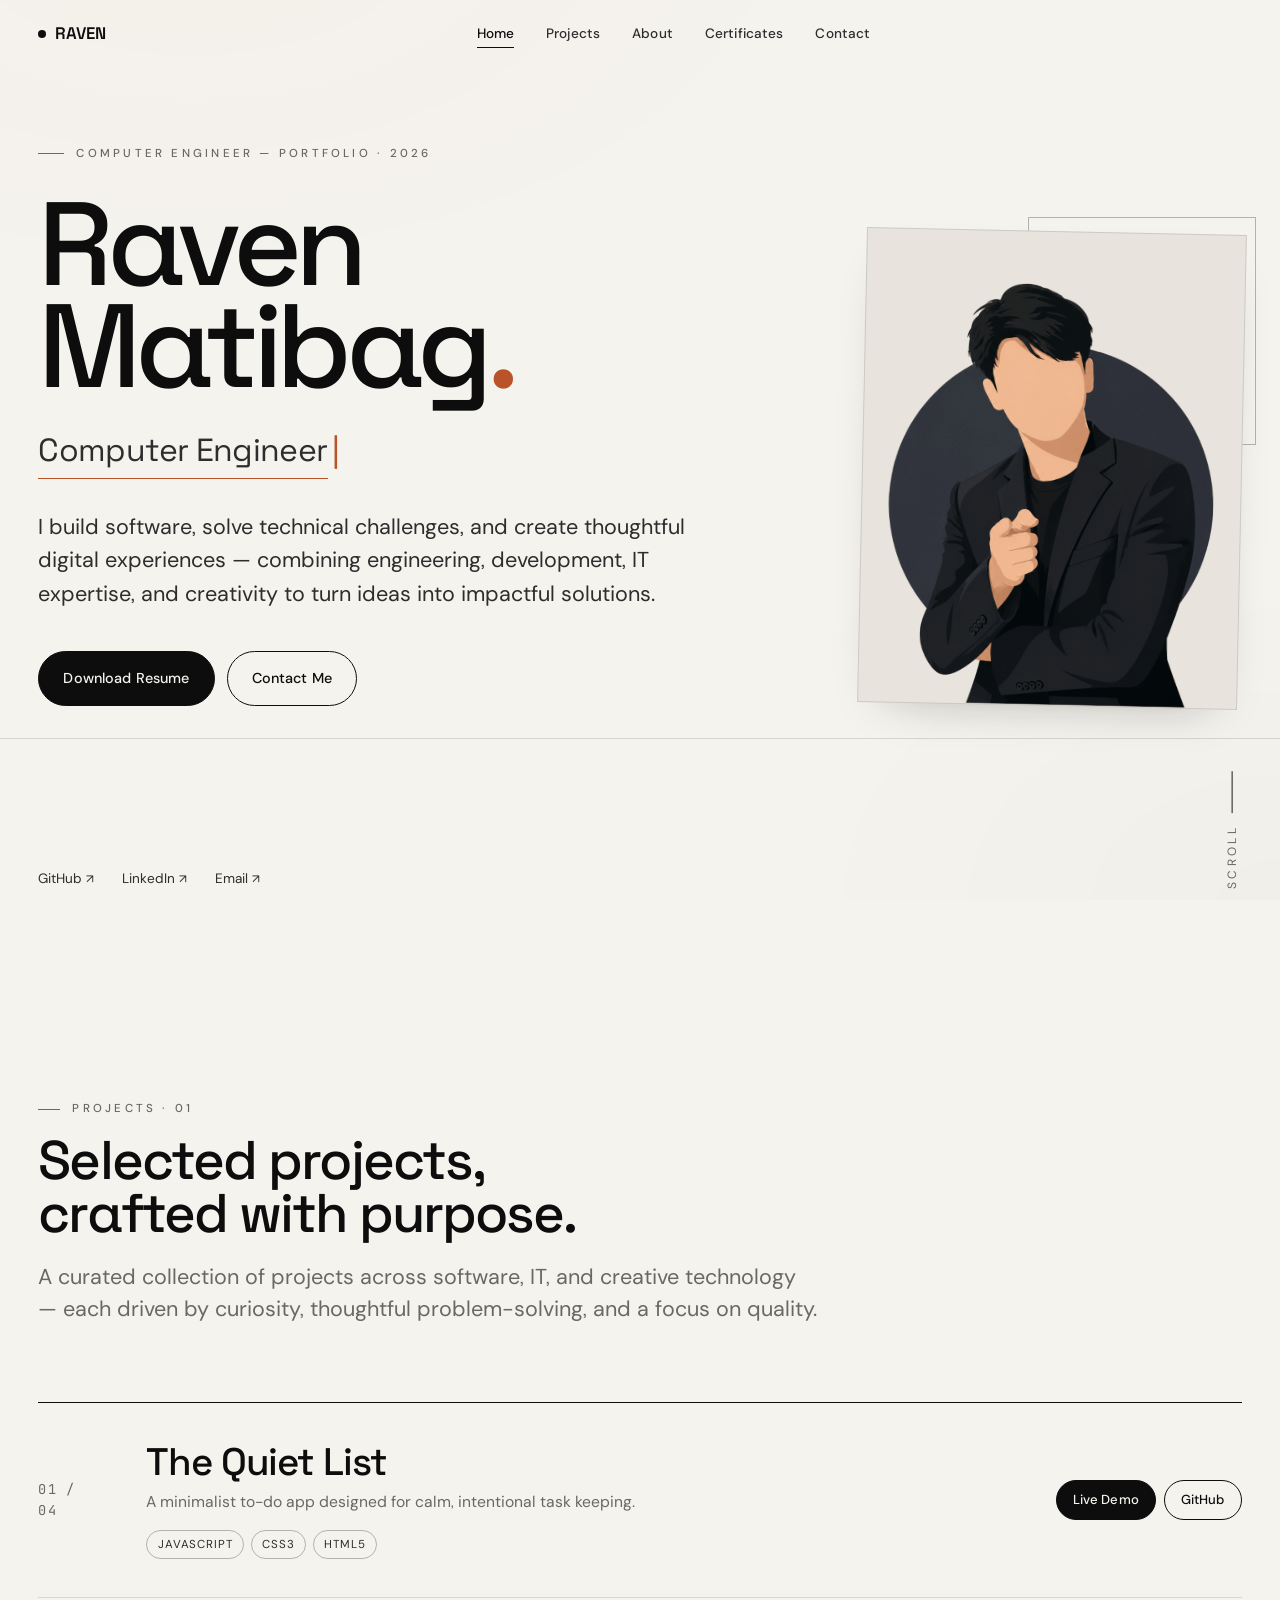
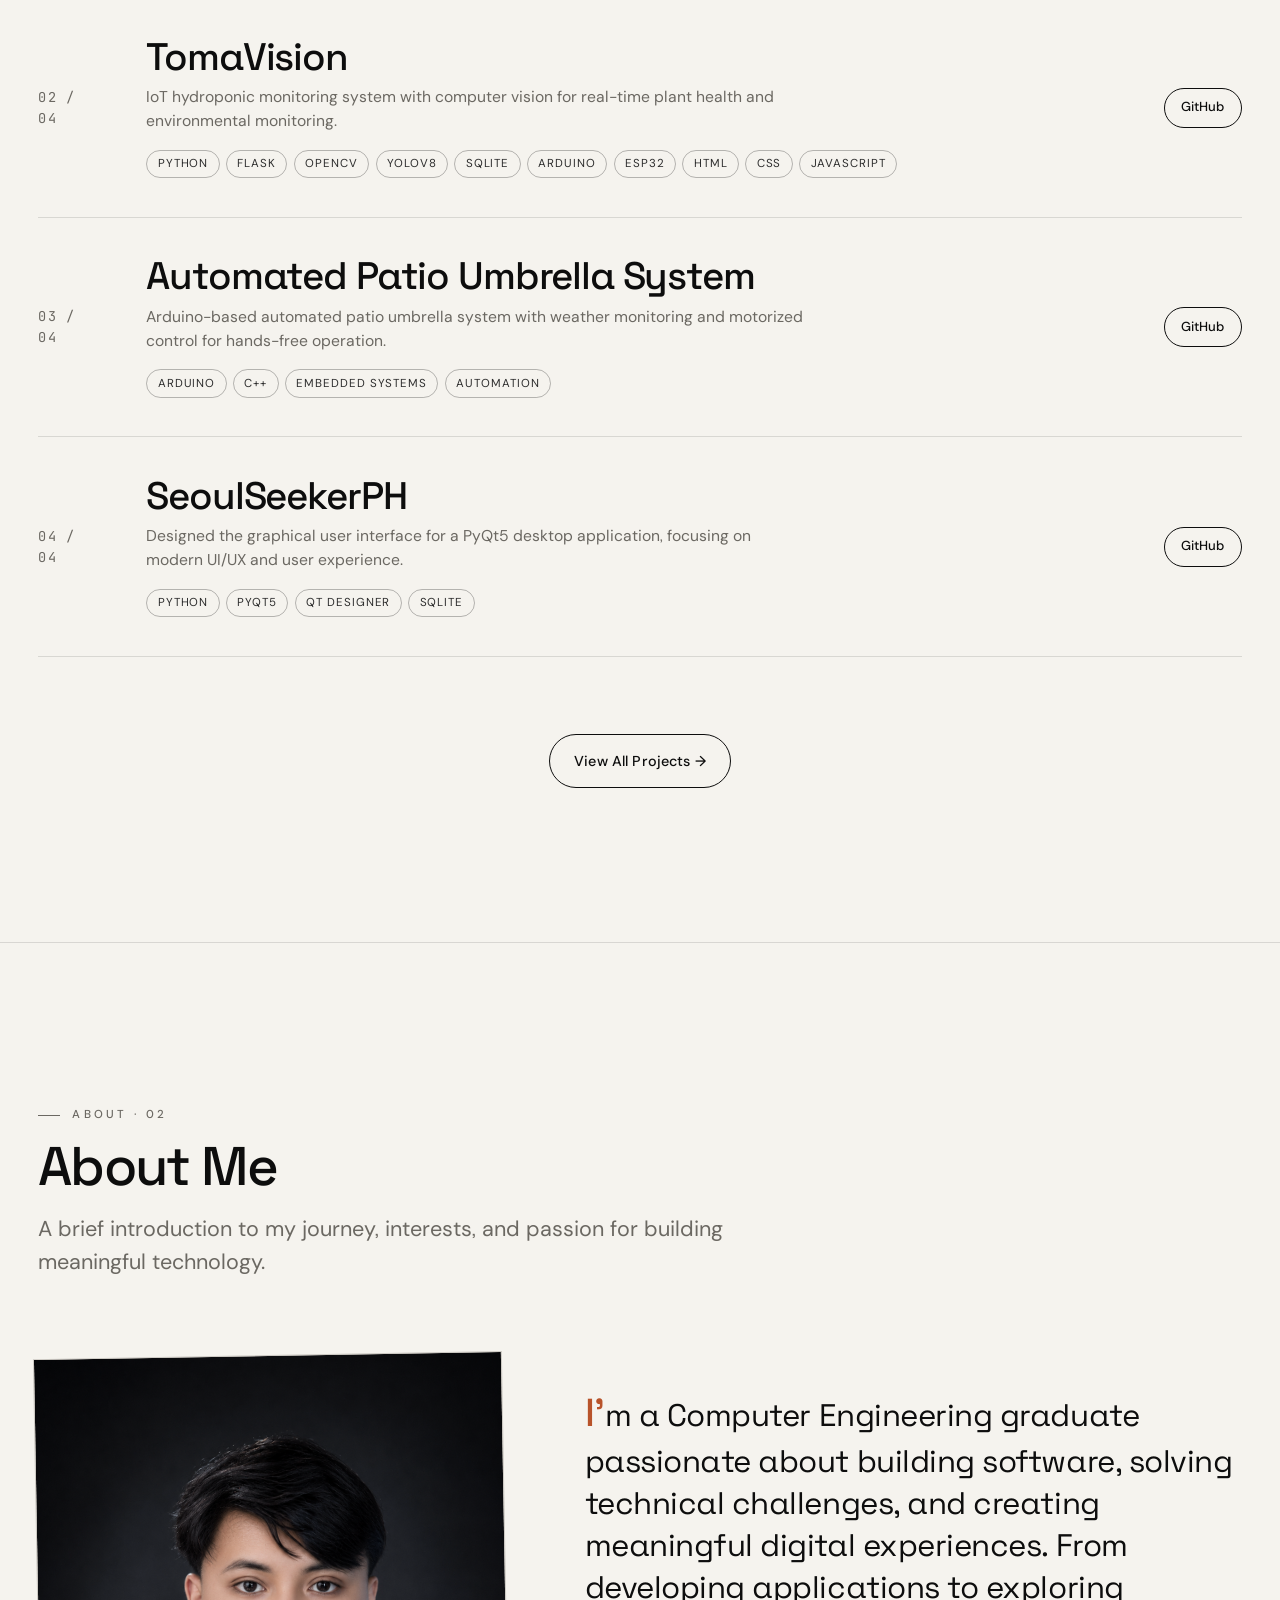
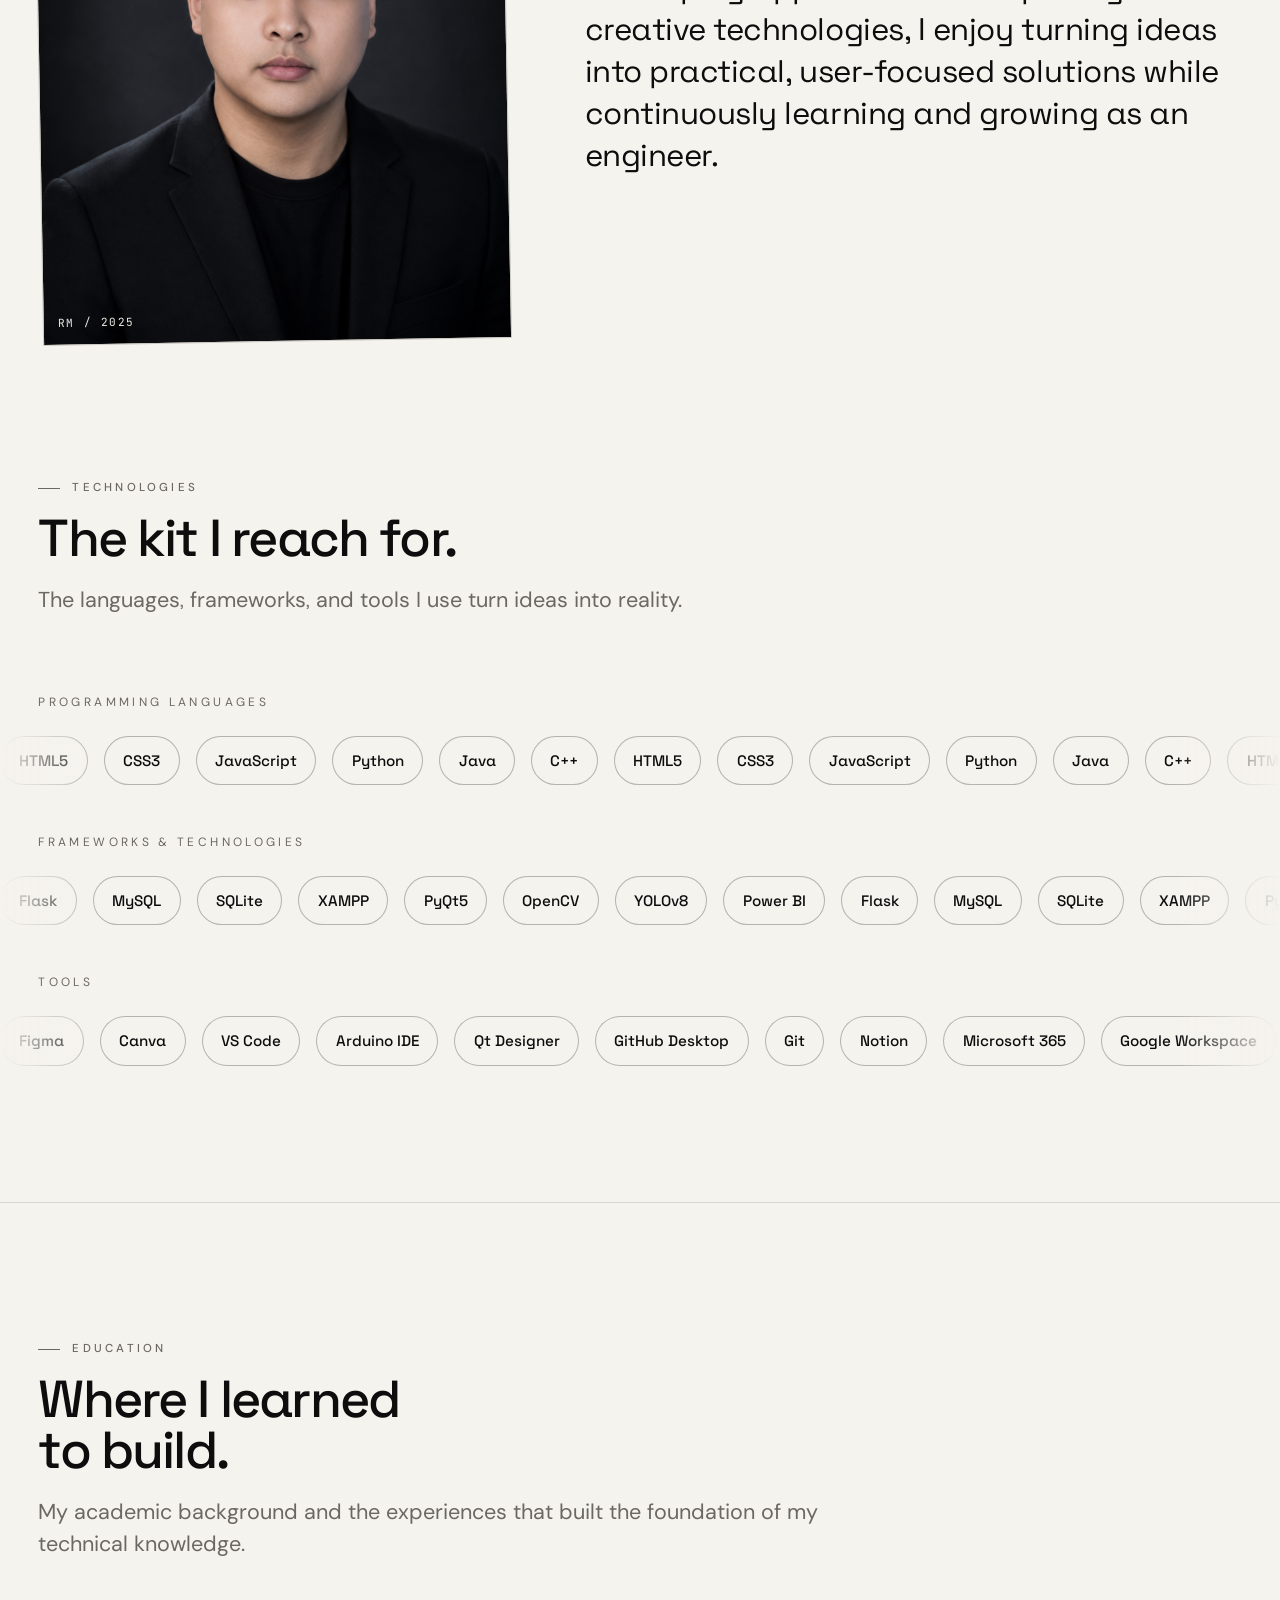
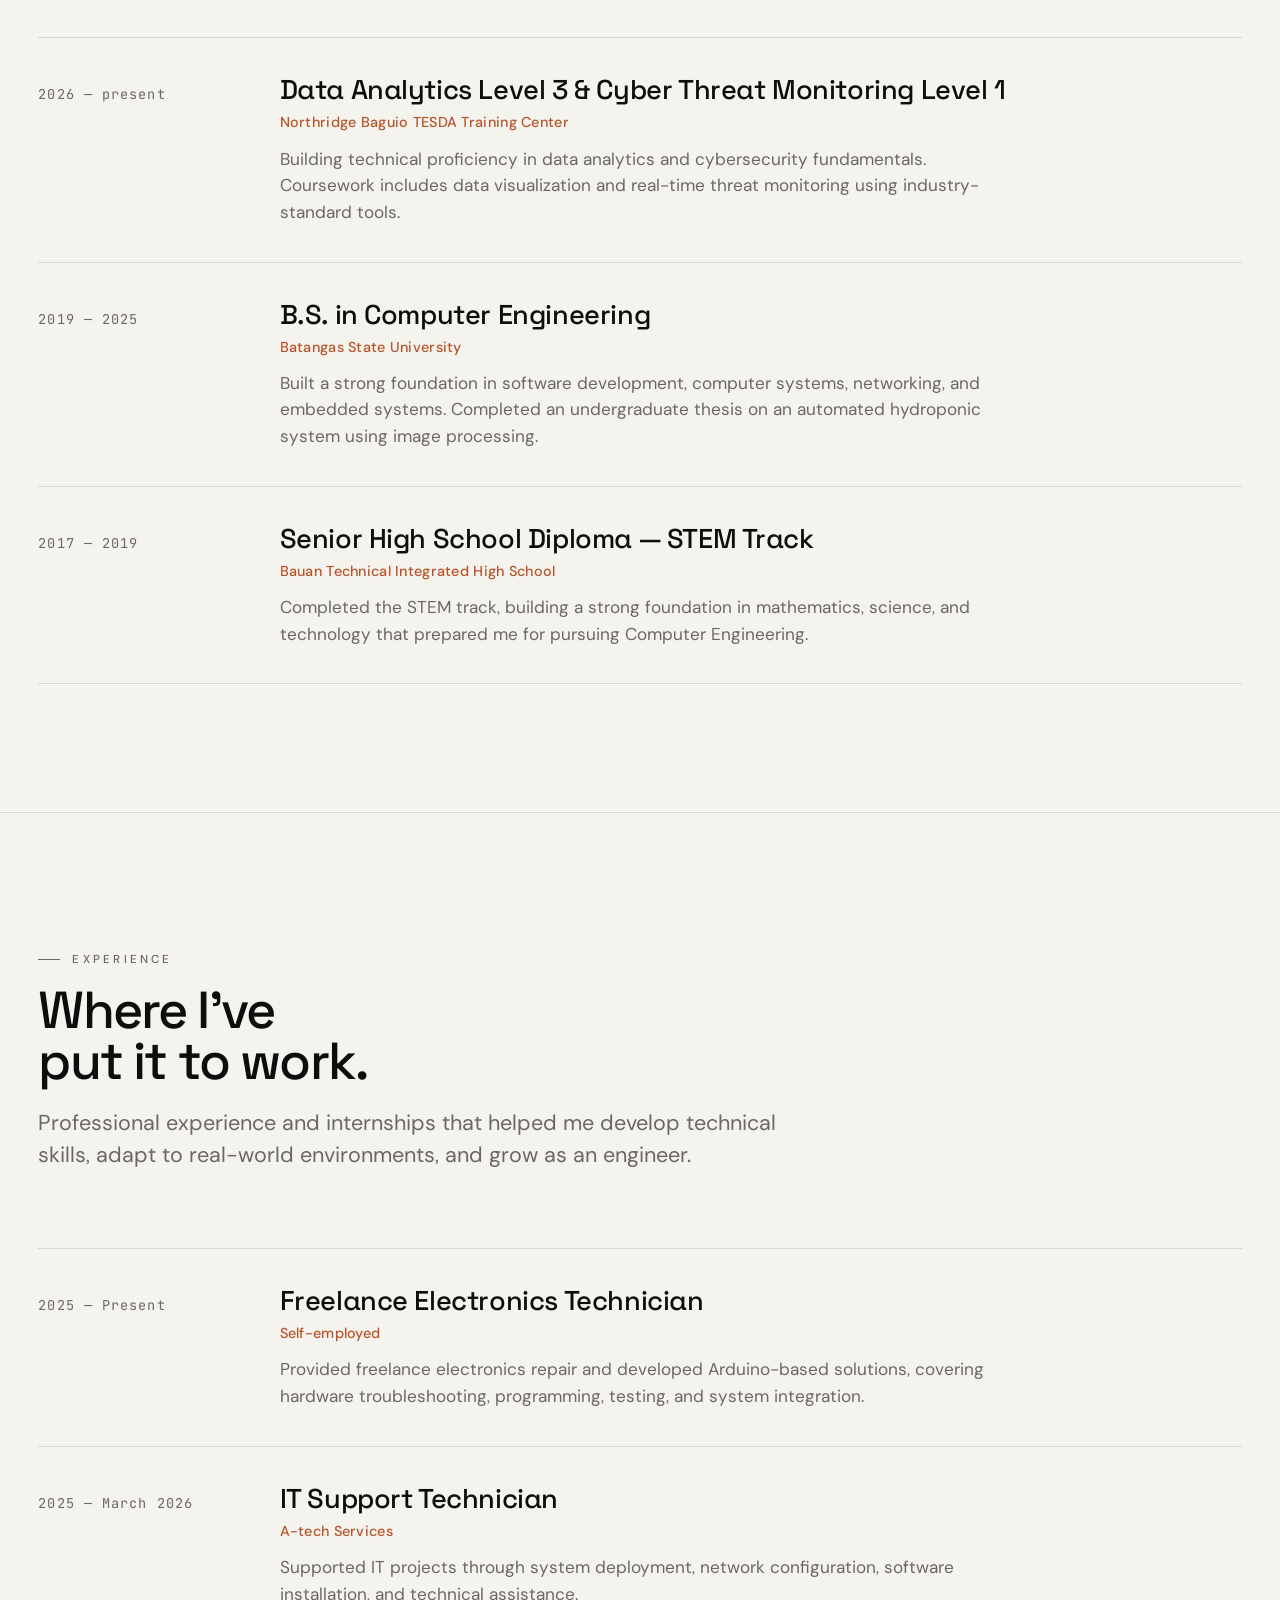
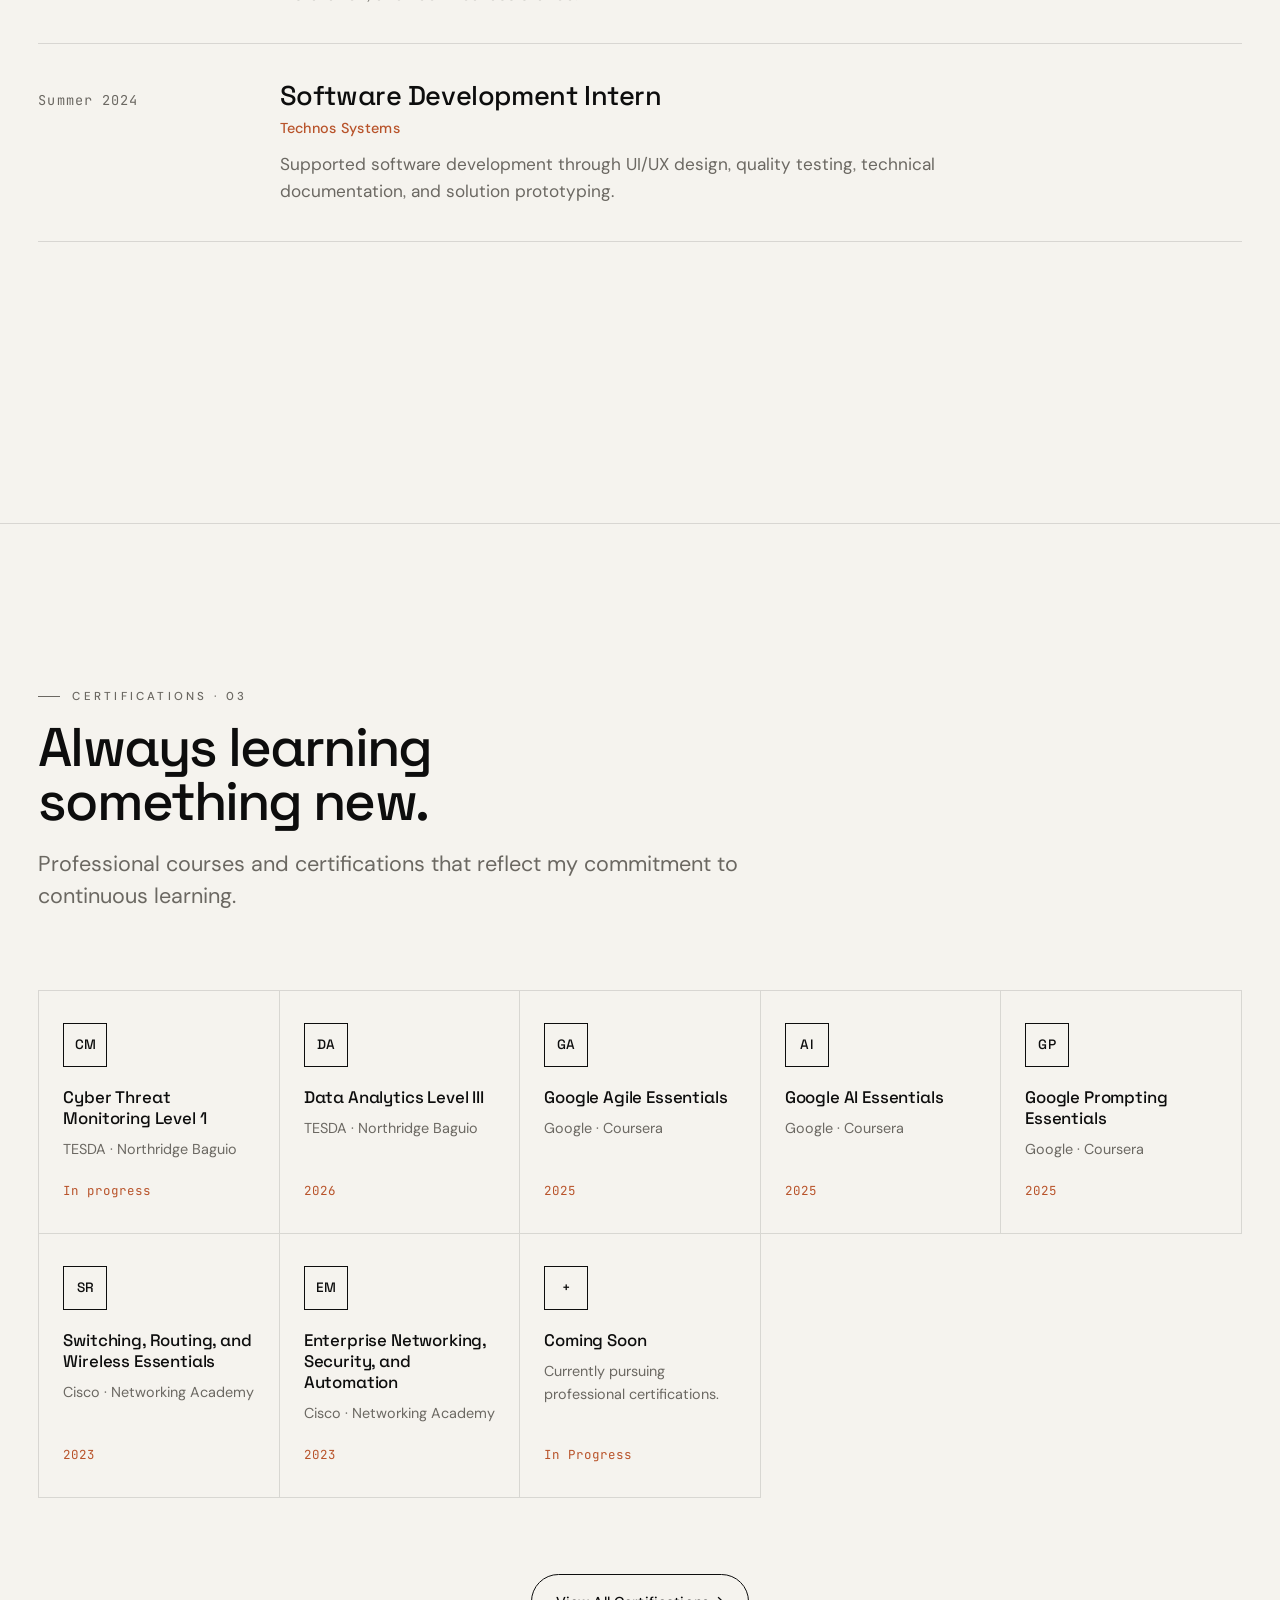
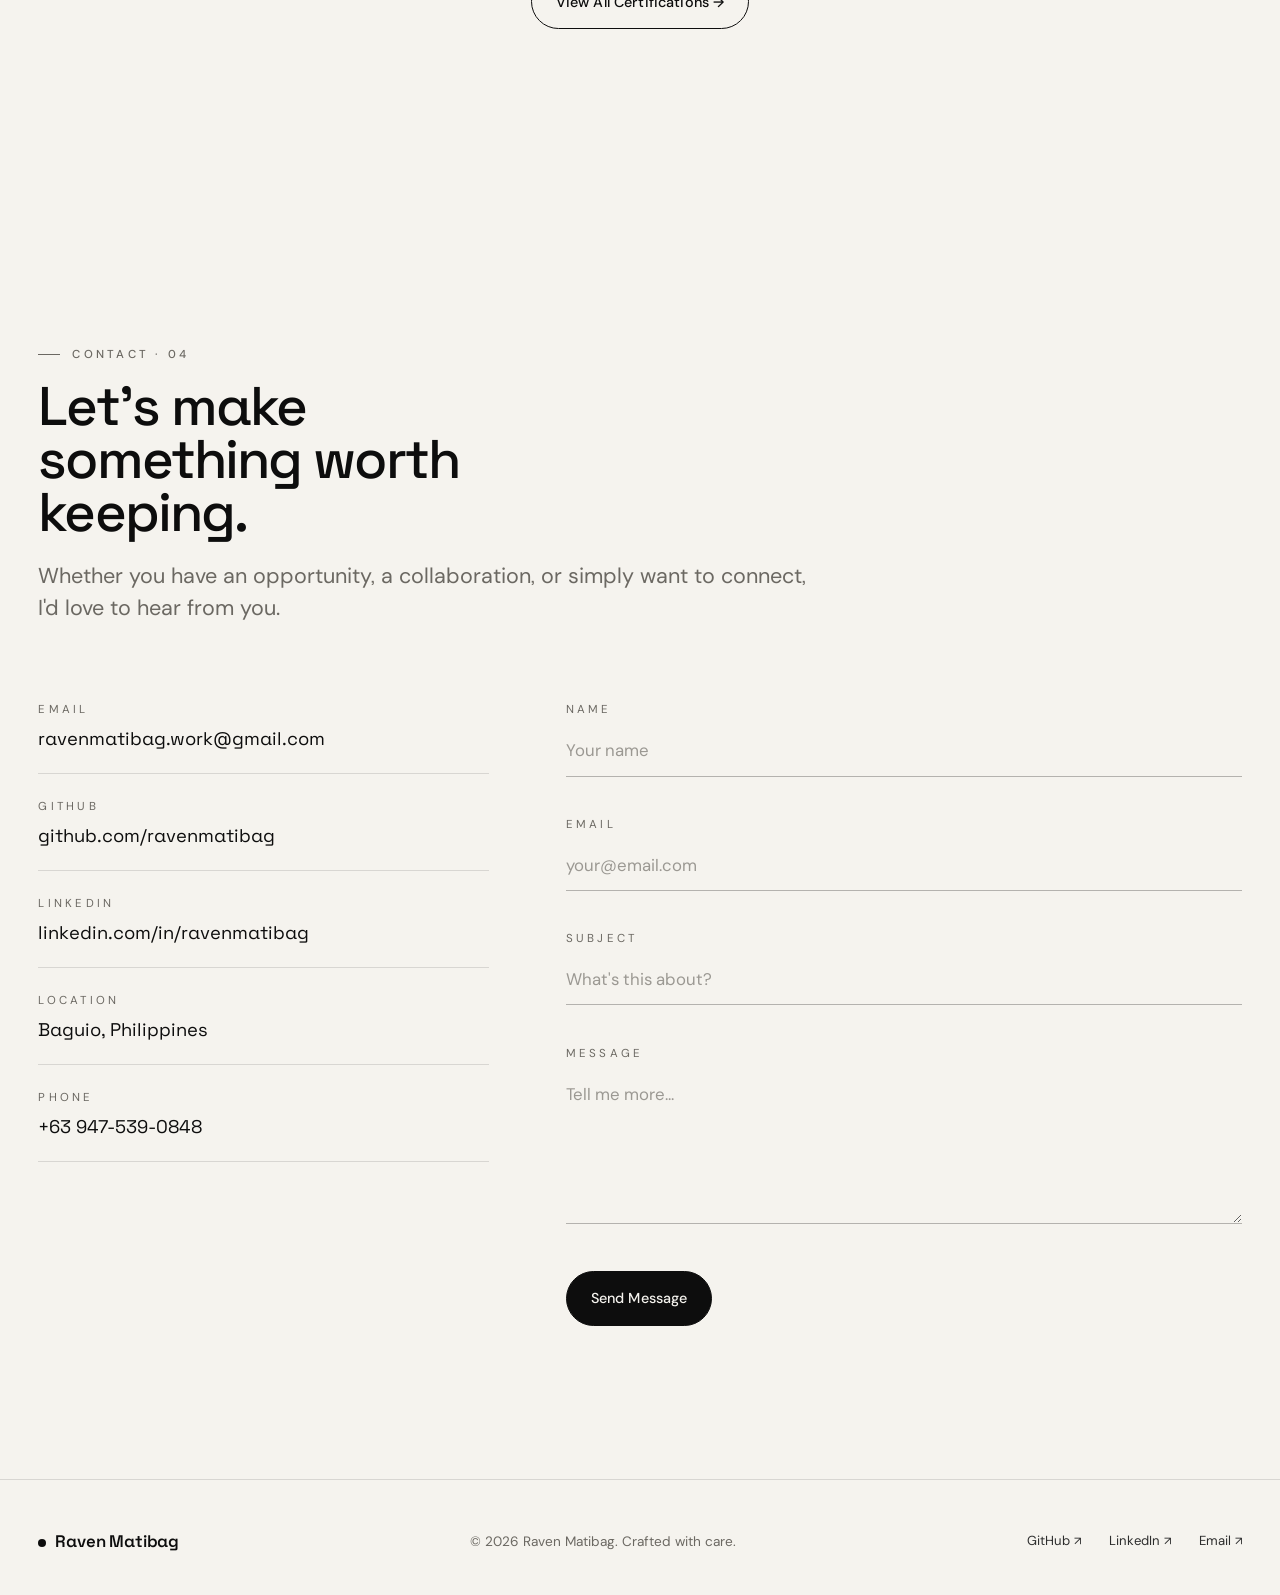
<file: index.html>
<!doctype html>
<html lang="en">
  <head>
    <meta charset="UTF-8" />
    <link rel="icon" type="image/png" href="assets/icons/favicon.png" />
    <meta name="viewport" content="width=device-width, initial-scale=1.0" />
    <meta name="description" content="Raven Matibag — Computer Engineering graduate and Software Engineer. Editorial portfolio showcasing selected work, technologies, and craft." />
    <meta name="theme-color" content="#f5f3ee" />
    <title>Raven Matibag — Computer Engineer</title>

    <!-- Canonical URL: update to your deployed domain -->
    <link rel="canonical" href="https://ravenmatibag.github.io/portfolio/" />

    <!-- Open Graph -->
    <meta property="og:type" content="website" />
    <meta property="og:title" content="Raven Matibag — Computer Engineer" />
    <meta property="og:description" content="Computer Engineering graduate and Software Engineer. Editorial portfolio showcasing selected work, technologies, and craft." />
    <meta property="og:url" content="https://ravenmatibag.github.io/portfolio/" />
    <meta property="og:image" content="assets/screenshots/og-banner.png" />

    <!-- Twitter Card -->
    <meta name="twitter:card" content="summary_large_image" />
    <meta name="twitter:title" content="Raven Matibag — Computer Engineer" />
    <meta name="twitter:description" content="Computer Engineering graduate and Software Engineer. Editorial portfolio showcasing selected work, technologies, and craft." />
    <meta name="twitter:image" content="assets/screenshots/og-banner.png" />

    <link rel="manifest" href="manifest.json" />

    <link rel="preconnect" href="https://fonts.googleapis.com" />
    <link rel="preconnect" href="https://fonts.gstatic.com" crossorigin />
    <link href="https://fonts.googleapis.com/css2?family=Space+Grotesk:wght@400;500;600;700&family=DM+Sans:wght@400;500&family=JetBrains+Mono:wght@400;500&display=swap" rel="stylesheet" />
    <link rel="stylesheet" href="css/style.css" />
  </head>
  <body>

    <!-- ===== Navigation ===== -->
    <header class="nav" id="nav">
      <div class="nav-inner container">
        <a href="#hero" class="brand" aria-label="Home">RAVEN</a>

        <nav class="nav-menu" id="navMenu" aria-label="Primary navigation">
          <ul class="nav-links" id="navLinks">
            <li><a href="#hero" class="nav-link active">Home</a></li>
            <li><a href="#projects" class="nav-link">Projects</a></li>
            <li><a href="#about" class="nav-link">About</a></li>
            <li><a href="#certificates" class="nav-link">Certificates</a></li>
            <li><a href="#contact" class="nav-link">Contact</a></li>
          </ul>
        </nav>

        <div class="nav-controls">
          <button class="nav-toggle" id="navToggle" aria-label="Toggle navigation menu" aria-expanded="false" aria-controls="navLinks">
            <span></span><span></span>
          </button>
        </div>
      </div>
    </header>

    <main>
      <!-- ===== 1. HERO ===== -->
      <section id="hero" class="hero">
        <div class="container hero-inner">
          <div class="hero-text fade-in">
            <p class="hero-eyebrow">Computer Engineer — Portfolio · 2026</p>
            <h1 class="hero-name">Raven<br/>Matibag<span style="color:var(--accent);">.</span></h1>
            <p class="hero-role">
              <span class="typed" id="typed" aria-live="polite"></span><span class="typed-cursor" aria-hidden="true">|</span>
            </p>
            <p class="hero-intro">
              I build software, solve technical challenges, and create thoughtful digital experiences — combining engineering, development, IT expertise, and creativity to turn ideas into impactful solutions.
            <div class="hero-actions">
              <a href="assets/documents/RavenMatibag_Resume.pdf" download class="btn btn-primary">Download Resume</a>
              <a href="#contact" class="btn btn-ghost">Contact Me</a>
            </div>
          </div>

          <div class="hero-portrait fade-in">
            <div class="portrait-frame">
              <img src="assets/images/profile.png" alt="Portrait of Raven Matibag" class="portrait-photo" draggable="false" />
            </div>
          </div>
        </div>

        <div class="container hero-foot">
          <ul class="social-links" aria-label="Social links">
            <li><a href="https://github.com/ravenmatibag" target="_blank" rel="noopener">GitHub</a></li>
            <li><a href="https://www.linkedin.com/in/raven-matibag-33302b389/" target="_blank" rel="noopener">LinkedIn</a></li>
            <li><a href="mailto:ravenmatibag.work@gmail.com">Email</a></li>
          </ul>
          <a href="#projects" class="scroll-cue" aria-label="Scroll to Projects">
            <span>Scroll</span>
            <span class="scroll-line" aria-hidden="true"></span>
          </a>
        </div>
      </section>

      <!-- ===== 2. SELECTED PROJECTS ===== -->
      <section id="projects" class="section projects">
        <div class="container">
          <header class="section-head reveal">
            <p class="section-label">Projects · 01</p>
            <h2 class="section-title">Selected projects,<br/>crafted with purpose.</h2>
            <p class="section-desc">A curated collection of projects across software, IT, and creative technology — each driven by curiosity, thoughtful problem-solving, and a focus on quality.</p>
          </header>

          <div class="project-preview" id="projectPreview" aria-hidden="true">
            <div class="project-preview-chrome">
              <span class="chrome-dot"></span>
              <span class="chrome-dot"></span>
              <span class="chrome-dot"></span>
            </div>
            <div class="project-preview-inner" id="projectPreviewInner"></div>
          </div>

          <ol class="project-list" id="projectList">
            <li class="project-row reveal" data-preview="The Quiet List">
              <div class="project-row-grid">
                <span class="project-number">01 / 04</span>
                <div class="project-main">
                  <h3 class="project-row-title"><a href="#" target="_blank" rel="noopener">The Quiet List</a></h3>
                  <p class="project-row-desc">A minimalist to-do app designed for calm, intentional task keeping.</p>
                  <ul class="tech-tags">
                    <li>JavaScript</li><li>CSS3</li><li>HTML5</li>
                  </ul>
                </div>
                <div class="project-actions">
                  <a href="https://ravenmatibag.github.io/the-quiet-list/" target="_blank" rel="noopener" class="btn btn-sm btn-primary">Live Demo</a>
                  <a href="https://github.com/ravenmatibag/the-quiet-list" target="_blank" rel="noopener" class="btn btn-sm btn-ghost">GitHub</a>
                </div>
              </div>
            </li>

            <li class="project-row reveal" data-preview="TomaVision">
              <div class="project-row-grid">
                <span class="project-number">02 / 04</span>
                <div class="project-main">
                  <h3 class="project-row-title"><a href="#" target="_blank" rel="noopener">TomaVision</a></h3>
                  <p class="project-row-desc">IoT hydroponic monitoring system with computer vision for real-time plant health and environmental monitoring.</p>
                  <ul class="tech-tags">
                    <li>Python</li>
                    <li>Flask</li>
                    <li>OpenCV</li>
                    <li>YOLOv8</li>
                    <li>SQLite</li>
                    <li>Arduino</li>
                    <li>ESP32</li>
                    <li>HTML</li>
                    <li>CSS</li>
                    <li>JavaScript</li>
                  </ul>
                </div>
                <div class="project-actions">
                  <a href="https://github.com/ravenmatibag/hydroponic-monitoring-system" target="_blank" rel="noopener" class="btn btn-sm btn-ghost">GitHub</a>
                </div>
              </div>
            </li>

            <li class="project-row reveal" data-preview="Automated Patio Umbrella System">
              <div class="project-row-grid">
                <span class="project-number">03 / 04</span>
                <div class="project-main">
                  <h3 class="project-row-title"><a href="#" target="_blank" rel="noopener">Automated Patio Umbrella System</a></h3>
                  <p class="project-row-desc">Arduino-based automated patio umbrella system with weather monitoring and motorized control for hands-free operation.</p>
                  <ul class="tech-tags">
                    <li>Arduino</li>
                    <li>C++</li>
                    <li>Embedded Systems</li>
                    <li>Automation</li>
                  </ul>
                </div>
                <div class="project-actions">
                  <a href="https://github.com/ravenmatibag/automated-patio-umbrella-system" target="_blank" rel="noopener" class="btn btn-sm btn-ghost">GitHub</a>
                </div>
              </div>
            </li>

            <li class="project-row reveal" data-preview="SeoulSeekerPH">
              <div class="project-row-grid">
                <span class="project-number">04 / 04</span>
                <div class="project-main">
                  <h3 class="project-row-title"><a href="#" target="_blank" rel="noopener">SeoulSeekerPH</a></h3>
                  <p class="project-row-desc">Designed the graphical user interface for a PyQt5 desktop application, focusing on modern UI/UX and user experience.</p>
                  <ul class="tech-tags">
                    <li>Python</li>
                    <li>PyQt5</li>
                    <li>Qt Designer</li>
                    <li>SQLite</li>
                  </ul>
                </div>
                <div class="project-actions">
                  <a href="https://github.com/ravenmatibag/seoulseekerph-ui-showcase" target="_blank" rel="noopener" class="btn btn-sm btn-ghost">GitHub</a>
                </div>
              </div>
            </li>
          </ol>

          <div class="section-cta">
            <a href="projects.html" class="btn btn-ghost">View All Projects →</a>
          </div>
        </div>
      </section>

      <!-- ===== 3. ABOUT ===== -->
      <section id="about" class="section about">
        <div class="container">
          <header class="section-head reveal">
            <p class="section-label">About · 02</p>
            <h2 class="section-title">About Me</h2>
            <p class="section-desc">A brief introduction to my journey, interests, and passion for building meaningful technology.</p>
          </header>

          <div class="about-layout reveal">
            <div class="about-photo-wrap">
              <img src="assets/images/about-photo.png" alt="Portrait of Raven Matibag" class="about-photo" draggable="false" />
            </div>
            <div class="about-content">
              <div class="about-bio">
                <p>I'm a Computer Engineering graduate passionate about building software, solving technical challenges, and creating meaningful digital experiences. From developing applications to exploring creative technologies, I enjoy turning ideas into practical, user-focused solutions while continuously learning and growing as an engineer.</p>
              </div>
            </div>
          </div>
        </div>

        <!-- Technologies -->
        <div class="about-sub about-sub-tech">
          <div class="container">
            <header class="section-head reveal">
              <p class="section-label">Technologies</p>
              <h3 class="section-title">The kit I reach for.</h3>
              <p class="section-desc">The languages, frameworks, and tools I use turn ideas into reality.</p>
            </header>
          </div>

         <div class="tech-category reveal">
            <p class="tech-category-label container">Programming Languages</p>
            <div class="tech-row-container">
              <ul class="tech-track" data-direction="-1" aria-label="Programming Languages">
                <li class="tech-item"><span class="tech-name">HTML5</span></li>
                <li class="tech-item"><span class="tech-name">CSS3</span></li>
                <li class="tech-item"><span class="tech-name">JavaScript</span></li>
                <li class="tech-item"><span class="tech-name">Python</span></li>
                <li class="tech-item"><span class="tech-name">Java</span></li>
                <li class="tech-item"><span class="tech-name">C++</span></li>
              </ul>
            </div>
          </div>

          <div class="tech-category reveal">
            <p class="tech-category-label container">Frameworks &amp; Technologies</p>
            <div class="tech-row-container">
              <ul class="tech-track" data-direction="1" aria-label="Frameworks and Technologies">
                <li class="tech-item"><span class="tech-name">Flask</span></li>
                <li class="tech-item"><span class="tech-name">MySQL</span></li>
                <li class="tech-item"><span class="tech-name">SQLite</span></li>
                <li class="tech-item"><span class="tech-name">XAMPP</span></li>
                <li class="tech-item"><span class="tech-name">PyQt5</span></li>
                <li class="tech-item"><span class="tech-name">OpenCV</span></li>
                <li class="tech-item"><span class="tech-name">YOLOv8</span></li>
                <li class="tech-item"><span class="tech-name">Power BI</span></li>
              </ul>
            </div>
          </div>

          <div class="tech-category reveal">
            <p class="tech-category-label container">Tools</p>
            <div class="tech-row-container">
              <ul class="tech-track" data-direction="-1" aria-label="Tools">
                <li class="tech-item"><span class="tech-name">Figma</span></li>
                <li class="tech-item"><span class="tech-name">Canva</span></li>
                <li class="tech-item"><span class="tech-name">VS Code</span></li>
                <li class="tech-item"><span class="tech-name">Arduino IDE</span></li>
                <li class="tech-item"><span class="tech-name">Qt Designer</span></li>
                <li class="tech-item"><span class="tech-name">GitHub Desktop</span></li>
                <li class="tech-item"><span class="tech-name">Git</span></li>
                <li class="tech-item"><span class="tech-name">Notion</span></li>
                <li class="tech-item"><span class="tech-name">Microsoft 365</span></li>
                <li class="tech-item"><span class="tech-name">Google Workspace</span></li>
                <li class="tech-item"><span class="tech-name">Copilot</span></li>
                <li class="tech-item"><span class="tech-name">ChatGPT</span></li>
                <li class="tech-item"><span class="tech-name">Claude</span></li>
              </ul>
            </div>
          </div>

        </div>

        <!-- Education -->
        <div class="about-sub">
          <div class="container">
            <header class="section-head reveal">
              <p class="section-label">Education</p>
              <h3 class="section-title">Where I learned<br/>to build.</h3>
              <p class="section-desc">My academic background and the experiences that built the foundation of my technical knowledge.</p>
            </header>

            <ol class="timeline">
              <li class="timeline-item reveal">
                <div class="timeline-meta"><span class="timeline-year">2026 — present</span></div>
                <div class="timeline-body">
                  <h4>Data Analytics Level 3 & Cyber Threat Monitoring Level 1</h4>
                  <p class="timeline-place">Northridge Baguio TESDA Training Center</p>
                  <p>Building technical proficiency in data analytics and cybersecurity fundamentals. Coursework includes data visualization and real-time threat monitoring using industry-standard tools.</p>
                </div>
              </li>
              <li class="timeline-item reveal">
                <div class="timeline-meta"><span class="timeline-year">2019 — 2025</span></div>
                <div class="timeline-body">
                  <h4>B.S. in Computer Engineering</h4>
                  <p class="timeline-place">Batangas State University</p>
                  <p>Built a strong foundation in software development, computer systems, networking, and embedded systems. Completed an undergraduate thesis on an automated hydroponic system using image processing.</p>
                </div>
              </li>
              <li class="timeline-item reveal">
                <div class="timeline-meta"><span class="timeline-year">2017 — 2019</span></div>
                <div class="timeline-body">
                  <h4>Senior High School Diploma — STEM Track</h4>
                  <p class="timeline-place">Bauan Technical Integrated High School</p>
                  <p>Completed the STEM track, building a strong foundation in mathematics, science, and technology that prepared me for pursuing Computer Engineering.</p>
                </div>
              </li>
            </ol>
          </div>
        </div>

        <!-- Experience -->
        <div class="about-sub">
          <div class="container">
            <header class="section-head reveal">
              <p class="section-label">Experience</p>
              <h3 class="section-title">Where I've<br/>put it to work.</h3>
              <p class="section-desc">Professional experience and internships that helped me develop technical skills, adapt to real-world environments, and grow as an engineer.</p>
            </header>

            <ol class="timeline">
              <li class="timeline-item reveal">
                <div class="timeline-meta"><span class="timeline-year">2025 — Present</span></div>
                <div class="timeline-body">
                  <h4>Freelance Electronics Technician</h4>
                  <p class="timeline-place">Self-employed</p>
                  <p>Provided freelance electronics repair and developed Arduino-based solutions, covering hardware troubleshooting, programming, testing, and system integration.</p>
                </div>
              </li>
              <li class="timeline-item reveal">
                <div class="timeline-meta"><span class="timeline-year">2025 — March 2026</span></div>
                <div class="timeline-body">
                  <h4>IT Support Technician </h4>
                  <p class="timeline-place">A-tech Services</p>
                  <p>Supported IT projects through system deployment, network configuration, software installation, and technical assistance.</p>
                </div>
              </li>
              <li class="timeline-item reveal">
                <div class="timeline-meta"><span class="timeline-year">Summer 2024</span></div>
                <div class="timeline-body">
                  <h4>Software Development Intern</h4>
                  <p class="timeline-place">Technos Systems</p>
                  <p>Supported software development through UI/UX design, quality testing, technical documentation, and solution prototyping.</p>
                </div>
              </li>
            </ol>
          </div>
        </div>
      </section>

      <!-- ===== 4. CERTIFICATIONS ===== -->
      <section id="certificates" class="section certificates">
        <div class="container">
          <header class="section-head reveal">
            <p class="section-label">Certifications · 03</p>
            <h2 class="section-title">Always learning<br/>something new.</h2>
            <p class="section-desc">Professional courses and certifications that reflect my commitment to continuous learning.</p>
          </header>

          <ul class="cert-list">
            <li class="cert-item reveal">
              <div class="cert-mark" aria-hidden="true">CM</div>
              <h3>Cyber Threat Monitoring Level 1</h3>
              <p class="cert-issuer">TESDA · Northridge Baguio</p>
              <span class="cert-year">In progress</span>
            </li>
            <li class="cert-item reveal">
              <div class="cert-mark" aria-hidden="true">DA</div>
              <h3>Data Analytics Level III</h3>
              <p class="cert-issuer">TESDA · Northridge Baguio</p>
              <span class="cert-year">2026</span>
            </li>
            <li class="cert-item reveal">
              <div class="cert-mark" aria-hidden="true">GA</div>
              <h3>Google Agile Essentials</h3>
              <p class="cert-issuer">Google · Coursera</p>
              <span class="cert-year">2025</span>
            </li>
            <li class="cert-item reveal">
              <div class="cert-mark" aria-hidden="true">AI</div>
              <h3>Google AI Essentials</h3>
              <p class="cert-issuer">Google · Coursera</p>
              <span class="cert-year">2025</span>
            </li>
            <li class="cert-item reveal">
              <div class="cert-mark" aria-hidden="true">GP</div>
              <h3>Google Prompting Essentials</h3>
              <p class="cert-issuer">Google · Coursera</p>
              <span class="cert-year">2025</span>
            </li>
            <li class="cert-item reveal">
              <div class="cert-mark" aria-hidden="true">SR</div>
              <h3>Switching, Routing, and Wireless Essentials</h3>
              <p class="cert-issuer">Cisco · Networking Academy</p>
              <span class="cert-year">2023</span>
            </li>
            <li class="cert-item reveal">
              <div class="cert-mark" aria-hidden="true">EM</div>
              <h3>Enterprise Networking, Security, and Automation</h3>
              <p class="cert-issuer">Cisco · Networking Academy</p  >
              <span class="cert-year">2023</span>
            </li>
            <li class="cert-item reveal">
              <div class="cert-mark" aria-hidden="true">+</div>
              <h3>Coming Soon</h3>
              <p class="cert-issuer">Currently pursuing professional certifications.</p>
              <span class="cert-year">In Progress</span>
            </li>
          </ul>

          <div class="section-cta">
            <a href="certifications.html" class="btn btn-ghost">View All Certifications →</a>
          </div>
        </div>
      </section>

      <!-- ===== 5. CONTACT ===== -->
      <section id="contact" class="section contact">
        <div class="container">
          <header class="section-head reveal">
            <p class="section-label">Contact · 04</p>
            <h2 class="section-title">Let's make<br/>something worth<br/>keeping.</h2>
            <p class="section-desc">Whether you have an opportunity, a collaboration, or simply want to connect, I'd love to hear from you.</p>
          </header>

          <div class="contact-grid">
            <aside class="contact-info reveal">
              <ul class="contact-list">
                <li>
                  <span class="contact-label">Email</span>
                  <a href="mailto:ravenmatibag.work@gmail.com">ravenmatibag.work@gmail.com</a>
                </li>
                <li>
                  <span class="contact-label">GitHub</span>
                  <a href="https://github.com/ravenmatibag" target="_blank" rel="noopener">github.com/ravenmatibag</a>
                </li>
                <li>
                  <span class="contact-label">LinkedIn</span>
                  <a href="https://www.linkedin.com/in/raven-matibag-33302b389/" target="_blank" rel="noopener">linkedin.com/in/ravenmatibag</a>
                </li>
                <li>
                  <span class="contact-label">Location</span>
                  <span>Baguio, Philippines</span>
                </li>
                <li>
                  <span class="contact-label">Phone</span>
                  <span>+63 947-539-0848</span>
                </li>
              </ul>
            </aside>

            <form class="contact-form reveal" id="contactForm" action="https://formspree.io/f/mlgqngjn" method="POST" novalidate>
              <div class="field">
                <label for="name">Name</label>
                <input type="text" id="name" name="name" autocomplete="name" required placeholder="Your name" />
                <span class="error" data-for="name"></span>
              </div>
              <div class="field">
                <label for="email">Email</label>
                <input type="email" id="email" name="email" autocomplete="email" required placeholder="your@email.com" />
                <span class="error" data-for="email"></span>
              </div>
              <div class="field">
                <label for="subject">Subject</label>
                <input type="text" id="subject" name="subject" required placeholder="What's this about?" />
                <span class="error" data-for="subject"></span>
              </div>
              <div class="field">
                <label for="message">Message</label>
                <textarea id="message" name="message" rows="5" required placeholder="Tell me more..."></textarea>
                <span class="error" data-for="message"></span>
              </div>
              <button type="submit" class="btn btn-primary">Send Message</button>
              <p class="form-success" id="formSuccess" role="status" hidden>Thanks! Your message has been received.</p>
            </form>
          </div>
        </div>
      </section>
    </main>

    <footer class="footer">
      <div class="container footer-inner">
        <a href="#hero" class="brand" aria-label="Back to top">Raven Matibag</a>
        <p class="copyright">&copy; <span id="year"></span> Raven Matibag. Crafted with care.</p>
        <ul class="social-links footer-social" aria-label="Social links">
          <li><a href="https://github.com/ravenmatibag" target="_blank" rel="noopener">GitHub</a></li>
          <li><a href="https://www.linkedin.com/in/raven-matibag-33302b389/" target="_blank" rel="noopener">LinkedIn</a></li>
          <li><a href="mailto:ravenmatibag.work@gmail.com">Email</a></li>
        </ul>
      </div>
    </footer>

    <button class="back-to-top" id="backToTop" aria-label="Back to top" hidden>
      <svg viewBox="0 0 24 24" width="18" height="18" aria-hidden="true" fill="none" stroke="currentColor" stroke-width="2" stroke-linecap="round" stroke-linejoin="round">
        <path d="M12 19V5M5 12l7-7 7 7"/>
      </svg>
    </button>

    <script src="js/script.js"></script>
  </body>
</html>
</file>
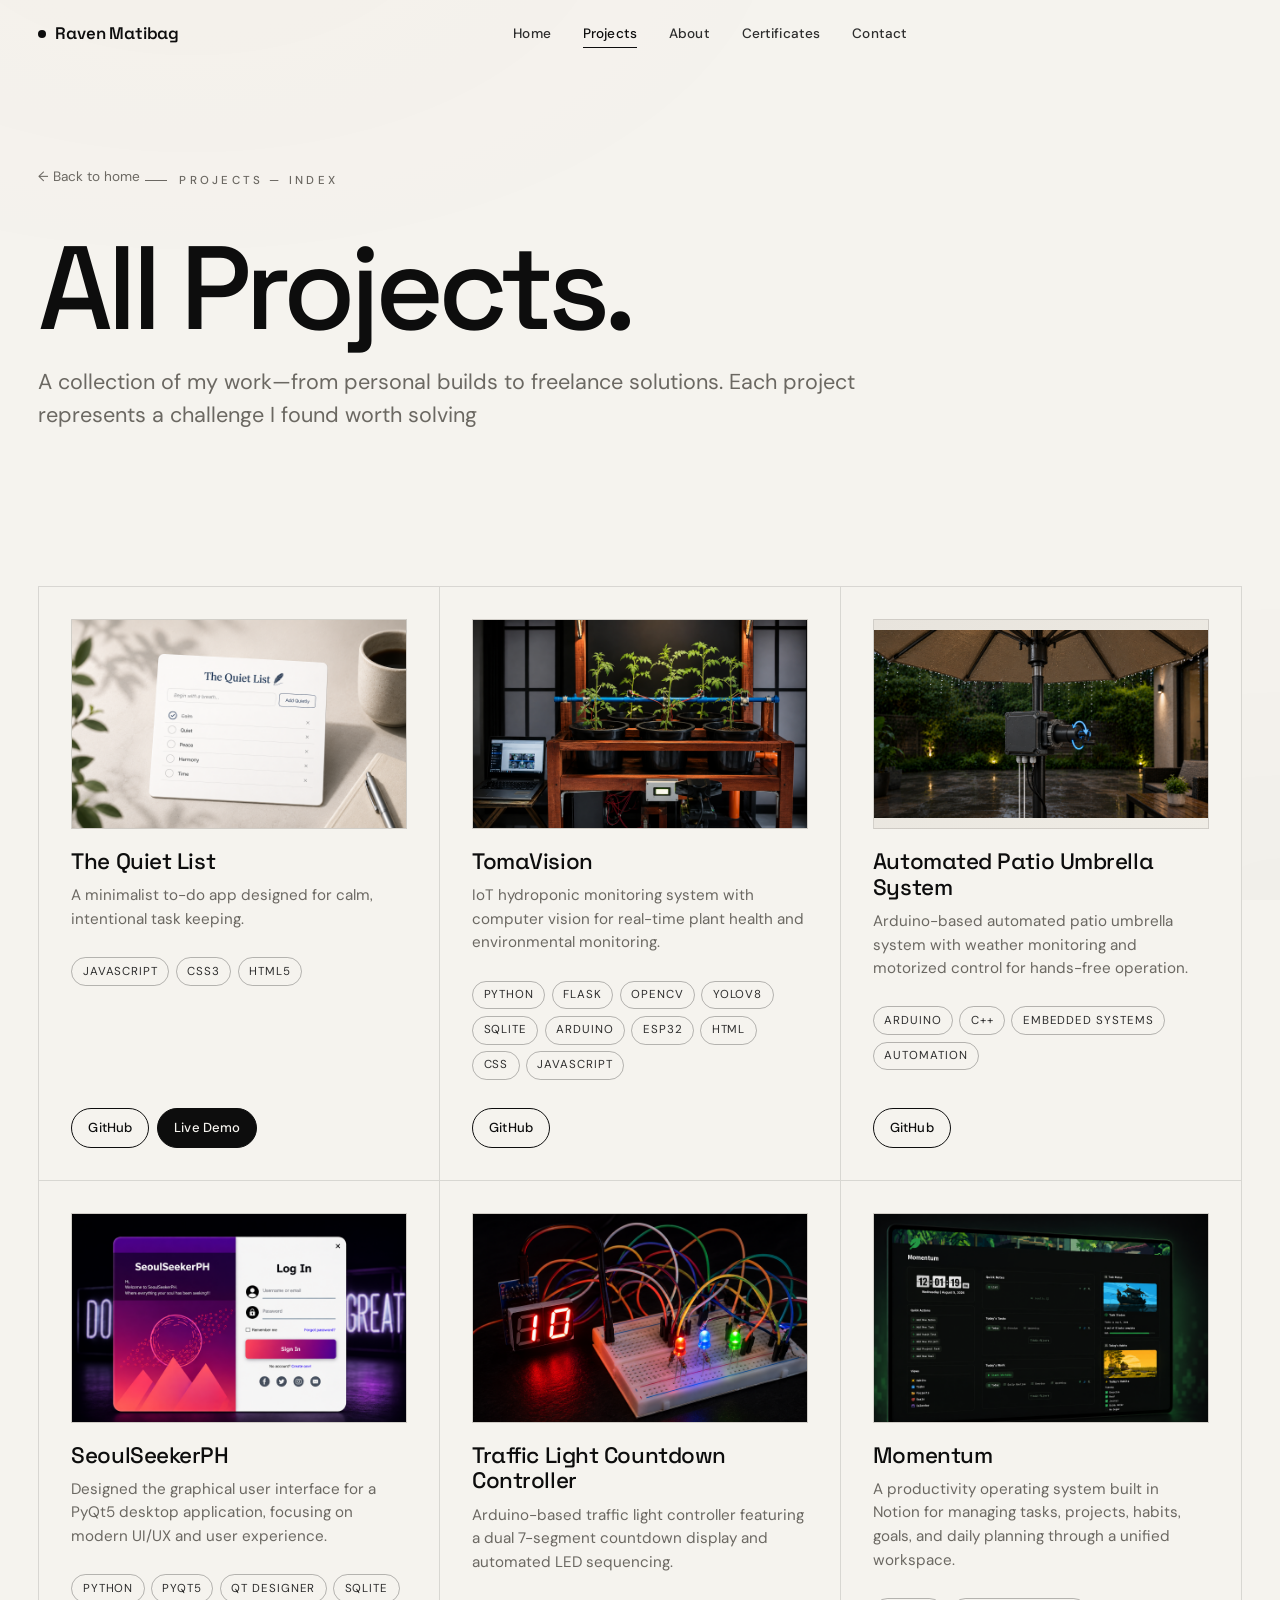
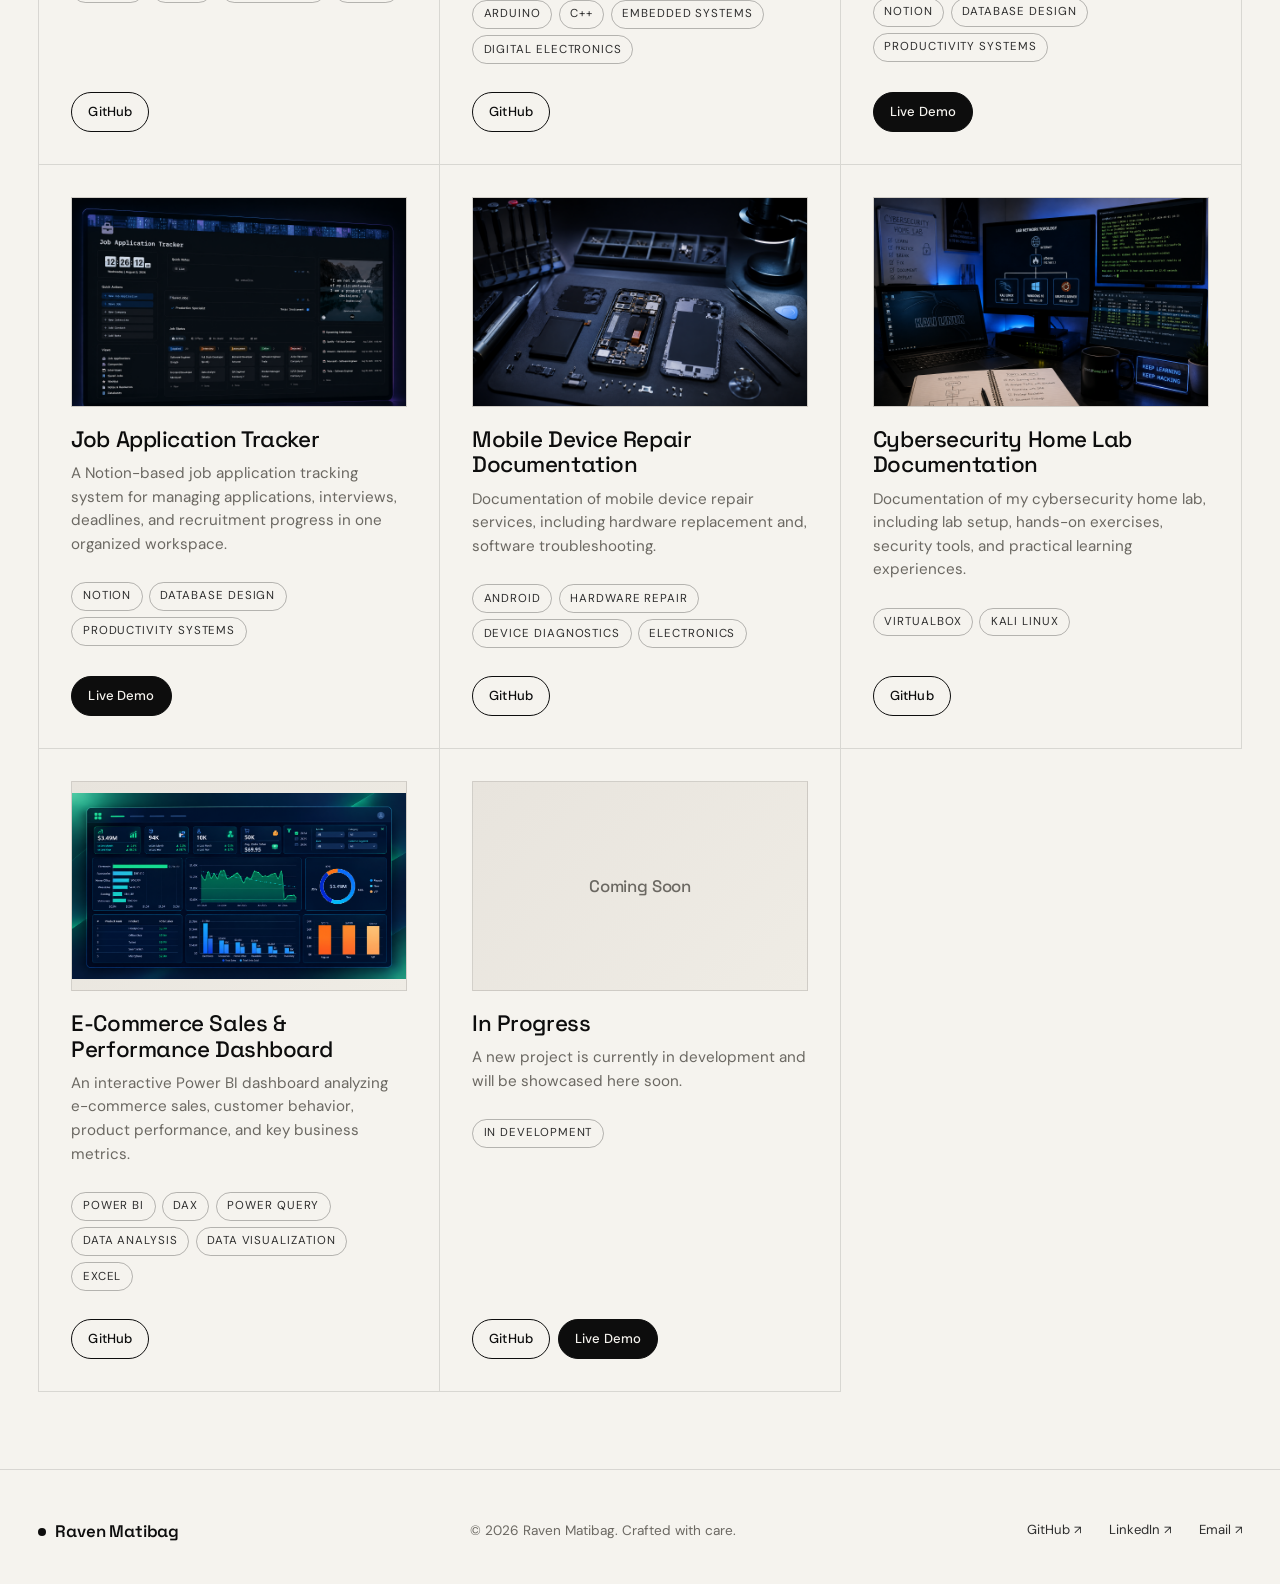
<file: projects.html>
<!doctype html>
<html lang="en">
  <head>
    <meta charset="UTF-8" />
    <link rel="icon" type="image/png" href="assets/icons/favicon.png" />
    <meta name="viewport" content="width=device-width, initial-scale=1.0" />
    <meta name="description" content="All projects by Raven Matibag — a Computer Engineering graduate and Software Engineer." />
    <meta name="theme-color" content="#f5f3ee" />
    <title>Projects — Raven Matibag</title>

    <link rel="canonical" href="https://ravenmatibag.github.io/portfolio/projects.html" />

    <meta property="og:type" content="website" />
    <meta property="og:title" content="Projects — Raven Matibag" />
    <meta property="og:description" content="All projects by Raven Matibag — a Computer Engineering graduate and Software Engineer." />
    <meta property="og:url" content="https://ravenmatibag.github.io/portfolio/projects.html" />
    <meta property="og:image" content="assets/screenshots/quiet-list-preview.png" />

    <meta name="twitter:card" content="summary_large_image" />
    <meta name="twitter:title" content="Projects — Raven Matibag" />
    <meta name="twitter:description" content="All projects by Raven Matibag — a Computer Engineering graduate and Software Engineer." />
    <meta name="twitter:image" content="assets/screenshots/quiet-list-preview.png" />

    <link rel="manifest" href="manifest.json" />

    <link rel="preconnect" href="https://fonts.googleapis.com" />
    <link rel="preconnect" href="https://fonts.gstatic.com" crossorigin />
    <link href="https://fonts.googleapis.com/css2?family=Space+Grotesk:wght@400;500;600;700&family=DM+Sans:wght@400;500&family=JetBrains+Mono:wght@400;500&display=swap" rel="stylesheet" />
    <link rel="stylesheet" href="css/style.css" />
  </head>
  <body>

    <header class="nav" id="nav">
      <div class="nav-inner container">
        <a href="index.html" class="brand" aria-label="Home">Raven Matibag</a>
        <nav class="nav-menu" id="navMenu" aria-label="Primary navigation">
          <ul class="nav-links" id="navLinks">
            <li><a href="index.html" class="nav-link">Home</a></li>
            <li><a href="projects.html" class="nav-link active">Projects</a></li>
            <li><a href="index.html#about" class="nav-link">About</a></li>
            <li><a href="certifications.html" class="nav-link">Certificates</a></li>
            <li><a href="index.html#contact" class="nav-link">Contact</a></li>
          </ul>
        </nav>
        <div class="nav-controls">
          <button class="nav-toggle" id="navToggle" aria-label="Toggle navigation menu" aria-expanded="false" aria-controls="navLinks">
            <span></span><span></span>
          </button>
        </div>
      </div>
    </header>

    <main>
      <section class="page-hero">
        <div class="container">
          <a href="index.html" class="page-back" aria-label="Back to homepage">← Back to home</a>
          <p class="section-label">Projects — Index</p>
          <h1 class="page-title">All Projects.</h1>
          <p class="page-desc">A collection of my work—from personal builds to freelance solutions. Each project represents a challenge I found worth solving</p>
        </div>
      </section>

      <section class="page-section">
        <div class="container">
          <div class="project-grid">
            <article class="project-card reveal">
              <div class="project-card-image">
                <img
                  src="assets/screenshots/quiet-list-preview.png"
                  alt="Screenshot of The Quiet List app"
                  class="project-card-img"
                >
              </div>
              <div class="project-card-body">
                <h2 class="project-card-title">The Quiet List</h2>
                <p class="project-card-desc">A minimalist to-do app designed for calm, intentional task keeping.</p>
                <ul class="tech-tags"><li>JavaScript</li><li>CSS3</li><li>HTML5</li></ul>
              </div>
              <div class="project-card-footer">
                <a href="https://github.com/ravenmatibag/the-quiet-list" target="_blank" rel="noopener" class="btn btn-sm btn-ghost">GitHub</a>
                <a href="https://ravenmatibag.github.io/the-quiet-list/" target="_blank" rel="noopener" class="btn btn-sm btn-primary">Live Demo</a>
              </div>
            </article>

            <article class="project-card reveal">
              <div class="project-card-image">
                <img
                  src="assets/screenshots/system.png"
                  alt="Screenshot of The Hydroponic System"
                  class="project-card-img"
                >
              </div>
              <div class="project-card-body">
                <h2 class="project-card-title">TomaVision</h2>
                <p class="project-card-desc">IoT hydroponic monitoring system with computer vision for real-time plant health and environmental monitoring.</p>
                <ul class="tech-tags">
                    <li>Python</li>
                    <li>Flask</li>
                    <li>OpenCV</li>
                    <li>YOLOv8</li>
                    <li>SQLite</li>
                    <li>Arduino</li>
                    <li>ESP32</li>
                    <li>HTML</li>
                    <li>CSS</li>
                    <li>JavaScript</li></ul>
              </div>
              <div class="project-card-footer">
                <a href="https://github.com/ravenmatibag/hydroponic-monitoring-system" target="_blank" rel="noopener" class="btn btn-sm btn-ghost">GitHub</a>
              </div>
            </article>

            <article class="project-card reveal">
              <div class="project-card-image">
                <img
                  src="assets/screenshots/umbrella.png"
                  alt="AI generated picture of Automated Patio Umbrella"
                  class="project-card-img"
                >
              </div>
              <div class="project-card-body">
                <h2 class="project-card-title">Automated Patio Umbrella System</h2>
                <p class="project-card-desc">Arduino-based automated patio umbrella system with weather monitoring and motorized control for hands-free operation.</p>
                <ul class="tech-tags">
                    <li>Arduino</li>
                    <li>C++</li>
                    <li>Embedded Systems</li>
                    <li>Automation</li></ul>
              </div>
              <div class="project-card-footer">
                <a href="https://github.com/ravenmatibag/automated-patio-umbrella-system" target="_blank" rel="noopener" class="btn btn-sm btn-ghost">GitHub</a>
              </div>
            </article>

            <article class="project-card reveal">
              <div class="project-card-image">
                <img
                  src="assets/screenshots/login.png"
                  alt="Screenshot of The SeoulSeekerPH App"
                  class="project-card-img"
                >
              </div>
              <div class="project-card-body">
                <h2 class="project-card-title">SeoulSeekerPH</h2>
                <p class="project-card-desc">Designed the graphical user interface for a PyQt5 desktop application, focusing on modern UI/UX and user experience.</p>
                <ul class="tech-tags">
                    <li>Python</li>
                    <li>PyQt5</li>
                    <li>Qt Designer</li>
                    <li>SQLite</li></ul>
              </div>
              <div class="project-card-footer">
                <a href="https://github.com/ravenmatibag/seoulseekerph-ui-showcase" target="_blank" rel="noopener" class="btn btn-sm btn-ghost">GitHub</a>
              </div>
            </article>

            <article class="project-card reveal">
              <div class="project-card-image">
                <img
                  src="assets/screenshots/traffic.png"
                  alt="AI generated picture of Traffic Light Countdown Controller"
                  class="project-card-img"
                >
              </div>
              <div class="project-card-body">
                <h2 class="project-card-title">Traffic Light Countdown Controller</h2>
                <p class="project-card-desc">Arduino-based traffic light controller featuring a dual 7-segment countdown display and automated LED sequencing.</p>
                <ul class="tech-tags">
                  <li>Arduino</li>
                  <li>C++</li>
                  <li>Embedded Systems</li>
                  <li>Digital Electronics</li>
                </ul>
              </div>
              <div class="project-card-footer">
                <a href="https://github.com/ravenmatibag/traffic-light-countdown-controller" target="_blank" rel="noopener" class="btn btn-sm btn-ghost">GitHub</a>
              </div>
            </article>

            <article class="project-card reveal">
              <div class="project-card-image">
                <img
                  src="assets/screenshots/momentum.png"
                  alt="Screenshot of The Momentum Dashboard"
                  class="project-card-img"
                >
              </div>
              <div class="project-card-body">
                <h2 class="project-card-title">Momentum</h2>
                <p class="project-card-desc">A productivity operating system built in Notion for managing tasks, projects, habits, goals, and daily planning through a unified workspace.</p>
                <ul class="tech-tags">
                  <li>Notion</li>
                  <li>Database Design</li>
                  <li>Productivity Systems</li>
                </ul>
              </div>
              <div class="project-card-footer">
                <a href="https://wonderful-manta-69d.notion.site/Momentum-Demo-ab4a148d1220826ba980810e874063f7" target="_blank" rel="noopener" class="btn btn-sm btn-primary">Live Demo</a>
              </div>
            </article>

            <article class="project-card reveal">
              <div class="project-card-image">
                <img
                  src="assets/screenshots/job-tracker.png"
                  alt="Screenshot of The Job Application Tracker"
                  class="project-card-img"
                >
              </div>
              <div class="project-card-body">
                <h2 class="project-card-title">Job Application Tracker</h2>
                <p class="project-card-desc">A Notion-based job application tracking system for managing applications, interviews, deadlines, and recruitment progress in one organized workspace.</p>
                <ul class="tech-tags">
                  <li>Notion</li>
                  <li>Database Design</li>
                  <li>Productivity Systems</li></ul>
              </div>
              <div class="project-card-footer">
                <a href="https://wonderful-manta-69d.notion.site/Job-Application-Tracker-7ada148d122082e5b3b9012e74bd89d1" target="_blank" rel="noopener" class="btn btn-sm btn-primary">Live Demo</a>
              </div>
            </article>

            <article class="project-card reveal">
              <div class="project-card-image">
                <img
                  src="assets/screenshots/phone-repair.png"
                  alt="AI generated picture of Mobile Device Repair"
                  class="project-card-img"
                >
              </div>
              <div class="project-card-body">
                <h2 class="project-card-title">Mobile Device Repair Documentation</h2>
                <p class="project-card-desc">Documentation of mobile device repair services, including hardware replacement and, software troubleshooting.</p>
                <ul class="tech-tags">
                  <li>Android</li>
                  <li>Hardware Repair</li>
                  <li>Device Diagnostics</li>
                  <li>Electronics</li>
                </ul>
              </div>
              <div class="project-card-footer">
                <a href="https://github.com/ravenmatibag/mobile-device-repair-log" target="_blank" rel="noopener" class="btn btn-sm btn-ghost">GitHub</a>
              </div>
            </article>

            <article class="project-card reveal">
              <div class="project-card-image">
                <img
                  src="assets/screenshots/cybersecurity.png"
                  alt="AI generated picture of Cybersecurity Home Lab"
                  class="project-card-img"
                >
              </div>
              <div class="project-card-body">
                <h2 class="project-card-title">Cybersecurity Home Lab Documentation</h2>
                <p class="project-card-desc">Documentation of my cybersecurity home lab, including lab setup, hands-on exercises, security tools, and practical learning experiences.</p>
                <ul class="tech-tags">
                  <li>VirtualBox</li>
                  <li>Kali Linux</li>
                </ul>
              </div>
              <div class="project-card-footer">
                <a href="https://github.com/ravenmatibag/cybersecurity-home-lab" target="_blank" rel="noopener" class="btn btn-sm btn-ghost">GitHub</a>
              </div>
            </article>

            <article class="project-card reveal">
              <div class="project-card-image">
                <img
                  src="assets/screenshots/ecommerce-performance-dashboard.png"
                  alt="AI generated picture of Cybersecurity Home Lab"
                  class="project-card-img"
                >
              </div>
              <div class="project-card-body">
                <h2 class="project-card-title">E-Commerce Sales & Performance Dashboard</h2>
                <p class="project-card-desc">An interactive Power BI dashboard analyzing e-commerce sales, customer behavior, product performance, and key business metrics.</p>
                <ul class="tech-tags">
                  <li>Power BI</li>
                  <li>DAX</li>
                  <li>Power Query</li>
                  <li>Data Analysis</li>
                  <li>Data Visualization</li>
                  <li>Excel</li>
                </ul>
              </div>
              <div class="project-card-footer">
                <a href="https://github.com/ravenmatibag/retail-sales-powerbi-dashboard" target="_blank" rel="noopener" class="btn btn-sm btn-ghost">GitHub</a>
              </div>
            </article>

            <article class="project-card reveal">
              <div class="project-card-image"><span class="project-card-placeholder">Coming Soon</span></div>
              <div class="project-card-body">
                <h2 class="project-card-title">In Progress</h2>
                <p class="project-card-desc">A new project is currently in development and will be showcased here soon.</p>
                <ul class="tech-tags"><li>In Development</li></ul>
              </div>
              <div class="project-card-footer">
                <a href="#" target="_blank" rel="noopener" class="btn btn-sm btn-ghost">GitHub</a>
                <a href="#" target="_blank" rel="noopener" class="btn btn-sm btn-primary">Live Demo</a>
              </div>
            </article>
          </div>
        </div>
      </section>
    </main>

    <footer class="footer">
      <div class="container footer-inner">
        <a href="index.html" class="brand" aria-label="Back to home">Raven Matibag</a>
        <p class="copyright">&copy; <span id="year"></span> Raven Matibag. Crafted with care.</p>
        <ul class="social-links footer-social" aria-label="Social links">
          <li><a href="https://github.com/ravenmatibag" target="_blank" rel="noopener">GitHub</a></li>
          <li><a href="https://www.linkedin.com/in/raven-matibag-33302b389/" target="_blank" rel="noopener">LinkedIn</a></li>
          <li><a href="mailto:ravenmatibag.work@gmail.com">Email</a></li>
        </ul>
      </div>
    </footer>

    <button class="back-to-top" id="backToTop" aria-label="Back to top" hidden>
      <svg viewBox="0 0 24 24" width="18" height="18" aria-hidden="true" fill="none" stroke="currentColor" stroke-width="2" stroke-linecap="round" stroke-linejoin="round">
        <path d="M12 19V5M5 12l7-7 7 7"/>
      </svg>
    </button>

    <script src="js/script.js"></script>
  </body>
</html>
</file>
<file: css/style.css>
/* =========================================================
   Alex Rivera — Portfolio
   Editorial redesign · Paper & Ink · Space Grotesk × DM Sans
   ========================================================= */

/* ---------- Tokens ---------- */
:root {
  --paper: #f5f3ee;
  --paper-2: #efece5;
  --surface: #e8e4dd;
  --ink: #0d0d0d;
  --ink-2: #2d2d2d;
  --muted: #6b6862;
  --hairline: rgba(13, 13, 13, 0.12);
  --hairline-strong: rgba(13, 13, 13, 0.28);
  --accent: #b8532a;        /* restrained terracotta */
  --accent-ink: #7c3417;

  --font-display: "Space Grotesk", ui-sans-serif, system-ui, sans-serif;
  --font-body: "DM Sans", ui-sans-serif, system-ui, sans-serif;
  --font-mono: "JetBrains Mono", ui-monospace, "SF Mono", Menlo, monospace;

  --step-eyebrow: 0.72rem;
  --step-body: clamp(1rem, 0.5vw + 0.9rem, 1.075rem);
  --step-lead: clamp(1.15rem, 0.5vw + 1rem, 1.35rem);
  --step-h3: clamp(1.5rem, 1vw + 1.2rem, 2rem);
  --step-h2: clamp(2.25rem, 3vw + 1rem, 4.25rem);
  --step-h1: clamp(3.2rem, 8vw + 1rem, 9.5rem);
  --step-mega: clamp(4rem, 14vw, 16rem);

  --gutter: clamp(1.25rem, 3vw, 2.5rem);
  --container: 1280px;
  --radius: 2px;

  --ease-out: cubic-bezier(0.22, 1, 0.36, 1);
  --ease-in-out: cubic-bezier(0.65, 0, 0.35, 1);
}

/* ---------- Reset / base ---------- */
*, *::before, *::after { box-sizing: border-box; }
* { margin: 0; padding: 0; }

html {
  scroll-behavior: smooth;
  -webkit-text-size-adjust: 100%;
}

body {
  background: var(--paper);
  color: var(--ink);
  font-family: var(--font-body);
  font-size: var(--step-body);
  line-height: 1.55;
  font-feature-settings: "ss01", "cv11";
  -webkit-font-smoothing: antialiased;
  text-rendering: optimizeLegibility;
  overflow-x: hidden;
}

/* Subtle paper texture (no noise plugin needed) */
body::before {
  content: "";
  position: fixed;
  inset: 0;
  pointer-events: none;
  z-index: 0;
  opacity: 0.35;
  background:
    radial-gradient(1200px 700px at 15% -10%, rgba(184, 83, 42, 0.05), transparent 60%),
    radial-gradient(900px 600px at 100% 100%, rgba(13, 13, 13, 0.05), transparent 60%);
}

img, svg { display: block; max-width: 100%; }
button { font: inherit; color: inherit; background: none; border: 0; cursor: pointer; }
a { color: inherit; text-decoration: none; }
ul, ol { list-style: none; }

::selection { background: var(--ink); color: var(--paper); }

.container {
  width: 100%;
  max-width: var(--container);
  margin-inline: auto;
  padding-inline: var(--gutter);
  position: relative;
  z-index: 1;
}

/* =========================================================
   NAVIGATION
========================================================= */
.nav {
  position: fixed;
  inset: 0 0 auto 0;
  z-index: 50;
  padding: 1.2rem 0;
  transition: background 0.35s var(--ease-out), backdrop-filter 0.35s var(--ease-out),
              border-color 0.35s var(--ease-out), padding 0.35s var(--ease-out);
  border-bottom: 1px solid transparent;
}
.nav.scrolled {
  background: color-mix(in oklab, var(--paper) 82%, transparent);
  backdrop-filter: saturate(1.2) blur(14px);
  -webkit-backdrop-filter: saturate(1.2) blur(14px);
  border-bottom-color: var(--hairline);
  padding: 0.75rem 0;
}

.nav-inner {
  display: flex;
  align-items: center;
  justify-content: space-between;
  gap: 2rem;
}

.brand {
  font-family: var(--font-display);
  font-weight: 600;
  letter-spacing: -0.01em;
  font-size: 1.05rem;
  display: inline-flex;
  align-items: center;
  gap: 0.55rem;
}
.brand::before {
  content: "";
  width: 8px; height: 8px;
  background: var(--ink);
  border-radius: 999px;
  transform: translateY(1px);
}
.brand:hover::before { background: var(--accent); }

.brand-mark {
  display: inline-grid;
  place-items: center;
  width: 34px; height: 34px;
  background: var(--ink);
  color: var(--paper);
  font-family: var(--font-display);
  font-weight: 600;
  font-size: 0.85rem;
  letter-spacing: 0;
}
.brand-name { display: none; }

.nav-menu { display: flex; }
.nav-links {
  display: flex;
  gap: 2rem;
  align-items: center;
}
.nav-link {
  font-family: var(--font-body);
  font-size: 0.85rem;
  font-weight: 500;
  color: var(--ink-2);
  position: relative;
  padding: 0.25rem 0;
  letter-spacing: 0.01em;
  transition: color 0.25s var(--ease-out);
}
.nav-link::after {
  content: "";
  position: absolute;
  left: 0; right: auto; bottom: -2px;
  width: 100%;
  height: 1px;
  background: var(--ink);
  transform: scaleX(0);
  transform-origin: left;
  transition: transform 0.4s var(--ease-out);
}
.nav-link:hover, .nav-link.active { color: var(--ink); }
.nav-link:hover::after, .nav-link.active::after { transform: scaleX(1); }

.nav-controls { display: flex; align-items: center; gap: 0.5rem; }
.theme-toggle { display: none; }  /* removed for editorial cohesion */

.nav-toggle {
  display: none;
  width: 40px; height: 40px;
  border: 1px solid var(--hairline);
  border-radius: 999px;
  align-items: center;
  justify-content: center;
  flex-direction: column;
  gap: 4px;
  transition: border-color 0.25s var(--ease-out);
}
.nav-toggle span {
  display: block;
  width: 16px; height: 1.5px;
  background: var(--ink);
  transition: transform 0.3s var(--ease-out), opacity 0.2s;
}
.nav-toggle.open span:nth-child(1) { transform: translateY(3px) rotate(45deg); }
.nav-toggle.open span:nth-child(2) { transform: translateY(-3px) rotate(-45deg); }

/* =========================================================
   BUTTONS
========================================================= */
.btn {
  display: inline-flex;
  align-items: center;
  gap: 0.6rem;
  padding: 0.95rem 1.5rem;
  font-family: var(--font-body);
  font-size: 0.9rem;
  font-weight: 500;
  letter-spacing: 0.01em;
  border: 1px solid var(--ink);
  border-radius: 999px;
  transition: background 0.35s var(--ease-out), color 0.35s var(--ease-out),
              transform 0.25s var(--ease-out);
  position: relative;
  overflow: hidden;
}
.btn::after {
  content: "";
  position: absolute; inset: 0;
  background: var(--ink);
  transform: translateY(101%);
  transition: transform 0.5s var(--ease-out);
  z-index: -1;
}
.btn:hover::after { transform: translateY(0); }

.btn-primary {
  background: var(--ink);
  color: var(--paper);
}
.btn-primary::after { background: var(--accent); }
.btn-primary:hover { border-color: var(--accent); }

.btn-ghost {
  background: transparent;
  color: var(--ink);
}
.btn-ghost:hover { color: var(--paper); }

.btn-sm {
  padding: 0.55rem 1rem;
  font-size: 0.82rem;
}

/* =========================================================
   Section building blocks
========================================================= */
.section {
  padding-block: clamp(6rem, 12vw, 10rem);
  position: relative;
}

.section-label {
  font-family: var(--font-body);
  font-size: var(--step-eyebrow);
  font-weight: 500;
  letter-spacing: 0.28em;
  text-transform: uppercase;
  color: var(--muted);
  display: inline-flex;
  align-items: center;
  gap: 0.75rem;
}
.section-label::before {
  content: "";
  width: 22px; height: 1px;
  background: currentColor;
  display: inline-block;
}

.section-title {
  font-family: var(--font-display);
  font-weight: 500;
  font-size: var(--step-h2);
  line-height: 0.98;
  letter-spacing: -0.035em;
  margin-top: 1rem;
  max-width: 20ch;
}
.section-desc {
  font-size: var(--step-lead);
  color: var(--muted);
  max-width: 52ch;
  margin-top: 1.25rem;
  line-height: 1.5;
}
.section-head { margin-bottom: clamp(3rem, 6vw, 5rem); }

.section-cta {
  margin-top: clamp(3rem, 6vw, 5rem);
  display: flex;
  justify-content: center;
}

/* Reveal on scroll */
.reveal, .fade-in {
  opacity: 0;
  transform: translateY(24px);
  transition: opacity 0.9s var(--ease-out), transform 0.9s var(--ease-out);
}
.reveal.visible, .fade-in.visible {
  opacity: 1;
  transform: none;
}
@media (prefers-reduced-motion: reduce) {
  .reveal, .fade-in { opacity: 1; transform: none; transition: none; }
}

/* =========================================================
   HERO — asymmetric editorial spread
========================================================= */
.hero {
  min-height: 100vh;
  padding-top: clamp(7rem, 15vh, 10rem);
  padding-bottom: 3rem;
  display: flex;
  flex-direction: column;
  justify-content: space-between;
  position: relative;
}

.hero-inner {
  display: grid;
  grid-template-columns: minmax(0, 1.6fr) minmax(0, 1fr);
  gap: clamp(2rem, 5vw, 5rem);
  align-items: end;
  padding-bottom: 2rem;
}

.hero-eyebrow {
  font-family: var(--font-body);
  font-size: var(--step-eyebrow);
  font-weight: 500;
  letter-spacing: 0.28em;
  text-transform: uppercase;
  color: var(--muted);
  display: inline-flex;
  align-items: center;
  gap: 0.75rem;
  margin-bottom: 2rem;
}
.hero-eyebrow::before {
  content: "";
  width: 26px; height: 1px;
  background: currentColor;
}

.hero-name {
  font-family: var(--font-display);
  font-weight: 500;
  font-size: var(--step-h1);
  line-height: 0.86;
  letter-spacing: -0.055em;
  color: var(--ink);
}

.hero-role {
  margin-top: 1.75rem;
  font-family: var(--font-display);
  font-weight: 400;
  font-size: clamp(1.35rem, 2.5vw, 2.15rem);
  letter-spacing: -0.02em;
  color: var(--ink-2);
  display: flex;
  align-items: baseline;
  gap: 0.15rem;
  min-height: 1.4em;
}
.hero-role .typed { border-bottom: 1px solid var(--accent); padding-bottom: 2px; }
.typed-cursor {
  color: var(--accent);
  animation: blink 1s steps(2, start) infinite;
  margin-left: 2px;
}
@keyframes blink { to { opacity: 0; } }

.hero-intro {
  margin-top: 2rem;
  max-width: 46ch;
  font-size: var(--step-lead);
  line-height: 1.55;
  color: var(--ink-2);
}

.hero-actions {
  margin-top: 2.5rem;
  display: flex;
  flex-wrap: wrap;
  gap: 0.75rem;
}

/* Portrait: framed polaroid pinned right */
.hero-portrait {
  justify-self: end;
  align-self: end;
  width: min(100%, 380px);
  position: relative;
}
.hero-portrait::before {
  content: "";
  position: absolute;
  inset: -14px -14px auto auto;
  width: 60%;
  aspect-ratio: 1;
  border: 1px solid var(--hairline-strong);
  z-index: 0;
  pointer-events: none;
}
.portrait-frame {
  position: relative;
  aspect-ratio: 4/5;
  background: var(--surface);
  overflow: hidden;
  border: 1px solid var(--hairline);
  box-shadow: 0 20px 50px -30px rgba(13, 13, 13, 0.35);
  transform: rotate(1.2deg);
  transition: transform 0.6s var(--ease-out);
}
.hero-portrait:hover .portrait-frame { transform: rotate(0); }
.portrait-photo {
  width: 100%; height: 100%;
  object-fit: cover;
  filter: grayscale(0.15) contrast(1.02);
  transition: filter 0.6s var(--ease-out), transform 0.9s var(--ease-out);
}
.hero-portrait:hover .portrait-photo {
  filter: grayscale(0);
  transform: scale(1.03);
}

/* Hero foot: socials + scroll cue */
.hero-foot {
  display: flex;
  justify-content: space-between;
  align-items: end;
  padding-top: 2rem;
  border-top: 1px solid var(--hairline);
  gap: 2rem;
}
.social-links {
  display: flex;
  gap: 1.75rem;
  font-family: var(--font-body);
  font-size: 0.85rem;
  color: var(--ink-2);
}
.social-links a {
  position: relative;
  transition: color 0.25s;
}
.social-links a::after {
  content: "↗";
  margin-left: 4px;
  display: inline-block;
  transition: transform 0.3s var(--ease-out);
  font-size: 0.9em;
}
.social-links a:hover { color: var(--accent); }
.social-links a:hover::after { transform: translate(2px, -2px); }

.scroll-cue {
  font-family: var(--font-body);
  font-size: 0.75rem;
  letter-spacing: 0.28em;
  text-transform: uppercase;
  color: var(--muted);
  display: inline-flex;
  align-items: center;
  gap: 0.75rem;
  writing-mode: vertical-rl;
  transform: rotate(180deg);
}
.scroll-line {
  width: 1px;
  height: 42px;
  background: currentColor;
  position: relative;
  overflow: hidden;
}
.scroll-line::after {
  content: "";
  position: absolute; inset: 0;
  background: var(--ink);
  transform-origin: top;
  animation: scrollTick 2.4s var(--ease-in-out) infinite;
}
@keyframes scrollTick {
  0% { transform: scaleY(0); transform-origin: top; }
  50% { transform: scaleY(1); transform-origin: top; }
  50.01% { transform-origin: bottom; }
  100% { transform: scaleY(0); transform-origin: bottom; }
}

/* =========================================================
   PROJECTS — cursor-follow preview
========================================================= */
.projects { background: var(--paper); }

.project-list {
  border-top: 1px solid var(--ink);
}

.project-row {
  border-bottom: 1px solid var(--hairline);
  position: relative;
  transition: background 0.35s var(--ease-out);
}
.project-row:hover { background: var(--paper-2); }

.project-row-grid {
  display: grid;
  grid-template-columns: 60px 1fr auto;
  gap: clamp(1.5rem, 4vw, 3rem);
  align-items: center;
  padding: clamp(1.75rem, 3vw, 2.75rem) 0;
}

.project-number {
  font-family: var(--font-mono, var(--font-body));
  font-size: 0.85rem;
  color: var(--muted);
  letter-spacing: 0.1em;
}

.project-row-title {
  font-family: var(--font-display);
  font-weight: 500;
  font-size: clamp(1.5rem, 3vw, 2.6rem);
  line-height: 1.05;
  letter-spacing: -0.03em;
  color: var(--ink);
  transition: transform 0.5s var(--ease-out), color 0.3s;
}
.project-row-title a { display: inline-block; }
.project-row:hover .project-row-title { transform: translateX(8px); }

.project-row-desc {
  color: var(--muted);
  max-width: 60ch;
  margin-top: 0.5rem;
  font-size: 0.98rem;
}

.tech-tags {
  display: flex;
  flex-wrap: wrap;
  gap: 0.4rem;
  margin-top: 1rem;
}
.tech-tags li {
  font-family: var(--font-body);
  font-size: 0.72rem;
  letter-spacing: 0.08em;
  text-transform: uppercase;
  color: var(--ink-2);
  padding: 0.28rem 0.65rem;
  border: 1px solid var(--hairline-strong);
  border-radius: 999px;
}

.project-actions {
  display: flex;
  gap: 0.5rem;
  flex-shrink: 0;
}

/* Floating preview */
.project-preview {
  position: fixed;
  top: 0; left: 0;
  width: 340px;
  height: 240px;
  z-index: 40;
  pointer-events: none;
  opacity: 0;
  transform: translate(-50%, -50%) scale(0.94);
  transition: opacity 0.35s var(--ease-out), transform 0.4s var(--ease-out);
  will-change: transform, opacity;
  background: var(--ink);
  border: 1px solid var(--ink);
  box-shadow: 0 30px 60px -20px rgba(13, 13, 13, 0.45);
  overflow: hidden;
}
.project-preview.is-visible {
  opacity: 1;
}
.project-preview-chrome {
  display: flex;
  gap: 5px;
  padding: 9px 12px;
  background: #1a1a1a;
  border-bottom: 1px solid rgba(255, 255, 255, 0.08);
}
.chrome-dot {
  width: 8px; height: 8px;
  border-radius: 999px;
  background: rgba(255, 255, 255, 0.22);
}
.project-preview-inner {
  position: relative;
  height: calc(100% - 30px);
  overflow: hidden;
}
.project-preview-inner::before {
  content: attr(data-project);
  position: absolute;
  inset: 0;
  display: grid;
  place-items: center;
  font-family: var(--font-display);
  font-weight: 600;
  letter-spacing: 0.14em;
  text-transform: uppercase;
  color: rgba(245, 243, 238, 0.75);
  font-size: 0.85rem;
}
/* Per-project accent gradient */
.project-preview-inner[data-project="The Quiet List"] {
  background: url("../assets/screenshots/quiet-list-preview.png") center/cover;
}
.project-preview-inner[data-project="TomaVision"] {
  background: url("../assets/screenshots/system.png") center/cover;
}
.project-preview-inner[data-project="Automated Patio Umbrella System"] {
    background: url("../assets/screenshots/umbrella.png") center/cover;
}
.project-preview-inner[data-project="SeoulSeekerPH"] {
    background: url("../assets/screenshots/login.png") center/cover;
}

/* =========================================================
   ABOUT — editorial multi-section
========================================================= */
.about { position: relative; }

/* Full-bleed rule between sections */
.about + section, .projects + section, .about-sub + .about-sub {
  border-top: 1px solid var(--hairline);
}

.about-layout {
  display: grid;
  grid-template-columns: minmax(0, 5fr) minmax(0, 7fr);
  gap: clamp(2rem, 6vw, 6rem);
  align-items: start;
}

.about-photo-wrap {
  position: relative;
  aspect-ratio: 4/5;
  background: var(--surface);
  overflow: hidden;
  border: 1px solid var(--hairline);
  transform: rotate(-1deg);
  transition: transform 0.7s var(--ease-out);
}
.about-photo-wrap:hover { transform: rotate(0); }
.about-photo-wrap::before {
  content: "RM / 2025";
  position: absolute;
  bottom: 12px; left: 14px;
  z-index: 2;
  font-family: var(--font-mono, var(--font-body));
  font-size: 0.7rem;
  letter-spacing: 0.14em;
  color: var(--paper);
  mix-blend-mode: difference;
}
.about-photo {
  width: 100%; height: 100%;
  object-fit: cover;
  filter: grayscale(0.2);
  transition: filter 0.7s var(--ease-out);
}
.about-photo-wrap:hover .about-photo { filter: grayscale(0); }

.about-content { padding-top: 2rem; }
.about-bio p {
  font-family: var(--font-display);
  font-weight: 400;
  font-size: clamp(1.35rem, 1.5vw + 1rem, 1.95rem);
  line-height: 1.35;
  letter-spacing: -0.015em;
  color: var(--ink);
  text-wrap: balance;
}
.about-bio p::first-letter {
  font-weight: 500;
  font-size: 1.25em;
  color: var(--accent);
}

/* --- Subsections --- */
.about-sub {
  padding-block: clamp(5rem, 10vw, 8rem);
}
.about-sub .section-title { font-size: clamp(2rem, 3vw + 1rem, 3.25rem); }

/* Technologies marquee (full-bleed) */
.about-sub-tech { overflow: hidden; }
.tech-category { margin-top: 2.5rem; }
.tech-category-label {
  font-family: var(--font-body);
  font-size: 0.75rem;
  letter-spacing: 0.28em;
  text-transform: uppercase;
  color: var(--muted);
  margin-bottom: 1rem;
}
.tech-row-container {
  overflow: hidden;
  mask-image: linear-gradient(to right, transparent, black 8%, black 92%, transparent);
  -webkit-mask-image: linear-gradient(to right, transparent, black 8%, black 92%, transparent);
  padding: 0.5rem 0;
}
.tech-track {
  display: flex;
  gap: 1rem;
  width: max-content;
  animation: marquee 42s linear infinite;
  animation-play-state: running;
}
.tech-track[data-direction="1"] { animation-direction: reverse; }
.tech-track:hover { animation-play-state: paused; }
@keyframes marquee {
  from { transform: translateX(0); }
  to   { transform: translateX(var(--marquee-w, -50%)); }
}
.tech-item {
  display: inline-flex;
  align-items: center;
  gap: 0.65rem;
  padding: 0.75rem 1.15rem;
  border: 1px solid var(--hairline-strong);
  border-radius: 999px;
  background: var(--paper);
  color: var(--ink);
  white-space: nowrap;
  font-family: var(--font-display);
  font-weight: 500;
  font-size: 0.95rem;
  transition: background 0.3s, color 0.3s, border-color 0.3s;
}
.tech-item:hover {
  background: var(--ink);
  color: var(--paper);
  border-color: var(--ink);
}
.tech-logo {
  display: inline-grid;
  place-items: center;
  width: 26px; height: 26px;
  color: currentColor;
}
.tech-logo svg { width: 22px; height: 22px; }

/* Timeline — editorial */
.timeline {
  display: grid;
  gap: 0;
  margin-top: 1rem;
}
.timeline-item {
  display: grid;
  grid-template-columns: 190px 1fr;
  gap: clamp(1.5rem, 4vw, 3.5rem);
  padding: clamp(1.5rem, 3vw, 2.25rem) 0;
  border-top: 1px solid var(--hairline);
  align-items: baseline;
  transition: padding-left 0.4s var(--ease-out);
}
.timeline-item:hover { padding-left: 0.5rem; }
.timeline-item:last-child { border-bottom: 1px solid var(--hairline); }
.timeline-year {
  font-family: var(--font-mono, var(--font-body));
  font-size: 0.85rem;
  letter-spacing: 0.08em;
  color: var(--muted);
}
.timeline-body h4 {
  font-family: var(--font-display);
  font-weight: 500;
  font-size: clamp(1.25rem, 1.5vw + 0.5rem, 1.75rem);
  letter-spacing: -0.015em;
  line-height: 1.15;
}
.timeline-place {
  color: var(--accent);
  font-size: 0.9rem;
  font-weight: 500;
  margin-top: 0.35rem;
  margin-bottom: 0.75rem;
  letter-spacing: 0.02em;
}
.timeline-body p:last-child {
  color: var(--muted);
  max-width: 60ch;
}

/* =========================================================
   CERTIFICATES
========================================================= */
.certificates .cert-list {
  display: grid;
  grid-template-columns: repeat(auto-fill, minmax(240px, 1fr));
  border-top: 1px solid var(--hairline);
  border-left: 1px solid var(--hairline);
}
.cert-item {
  background: var(--paper);
  border-right: 1px solid var(--hairline);
  border-bottom: 1px solid var(--hairline);
  padding: 2rem 1.5rem;
  display: flex;
  flex-direction: column;
  gap: 0.55rem;
  transition: background 0.35s var(--ease-out), transform 0.35s var(--ease-out);
  position: relative;
}
.cert-item:hover { background: var(--paper-2); }
.cert-mark {
  width: 44px; height: 44px;
  border: 1px solid var(--ink);
  display: grid; place-items: center;
  font-family: var(--font-display);
  font-weight: 500;
  font-size: 0.85rem;
  letter-spacing: 0.02em;
  margin-bottom: 0.75rem;
  transition: background 0.3s, color 0.3s;
}
.cert-item:hover .cert-mark { background: var(--ink); color: var(--paper); }
.cert-item h3 {
  font-family: var(--font-display);
  font-weight: 500;
  font-size: 1.05rem;
  letter-spacing: -0.01em;
  line-height: 1.25;
}
.cert-issuer { color: var(--muted); font-size: 0.9rem; }
.cert-year {
  font-family: var(--font-mono, var(--font-body));
  font-size: 0.78rem;
  color: var(--accent);
  letter-spacing: 0.08em;
  margin-top: auto;
  padding-top: 0.75rem;
}

/* =========================================================
   CONTACT
========================================================= */
.contact { position: relative; }

.contact-grid {
  display: grid;
  grid-template-columns: minmax(0, 4fr) minmax(0, 6fr);
  gap: clamp(2rem, 6vw, 5rem);
  align-items: start;
}

.contact-info {
  position: sticky;
  top: 100px;
}
.contact-list { display: grid; gap: 1.5rem; }
.contact-list li {
  display: grid;
  gap: 0.35rem;
  padding-bottom: 1.25rem;
  border-bottom: 1px solid var(--hairline);
}
.contact-label {
  font-family: var(--font-body);
  font-size: 0.72rem;
  letter-spacing: 0.28em;
  text-transform: uppercase;
  color: var(--muted);
}
.contact-list a, .contact-list span:not(.contact-label) {
  font-family: var(--font-display);
  font-size: clamp(1rem, 1vw + 0.5rem, 1.15rem);
  color: var(--ink);
  transition: color 0.25s;
}
.contact-list a:hover { color: var(--accent); }

.contact-form { display: grid; gap: 1.25rem; }
.field { display: grid; gap: 0.4rem; }
.field label {
  font-family: var(--font-body);
  font-size: 0.72rem;
  letter-spacing: 0.28em;
  text-transform: uppercase;
  color: var(--muted);
}
.field input, .field textarea {
  font: inherit;
  color: var(--ink);
  background: transparent;
  border: 0;
  border-bottom: 1px solid var(--hairline-strong);
  padding: 0.75rem 0;
  outline: none;
  transition: border-color 0.3s var(--ease-out);
  font-size: 1.05rem;
  resize: vertical;
}
.field input::placeholder, .field textarea::placeholder { color: var(--muted); opacity: 0.65; }
.field input:focus, .field textarea:focus { border-color: var(--ink); }
.field.invalid input, .field.invalid textarea { border-color: var(--accent); }
.error {
  font-size: 0.8rem;
  color: var(--accent);
  min-height: 1em;
}
.form-success {
  color: var(--accent);
  font-size: 0.95rem;
  margin-top: 0.5rem;
}
.contact-form .btn { justify-self: start; margin-top: 0.5rem; }

/* =========================================================
   FOOTER
========================================================= */
.footer {
  padding: 3rem 0 2.5rem;
  border-top: 1px solid var(--hairline);
  position: relative;
  z-index: 1;
}
.footer-inner {
  display: flex;
  justify-content: space-between;
  align-items: center;
  gap: 2rem;
  flex-wrap: wrap;
}
.copyright { color: var(--muted); font-size: 0.85rem; }
.footer-social { font-size: 0.82rem; }

/* Back to top */
.back-to-top {
  position: fixed;
  right: clamp(1rem, 3vw, 2rem);
  bottom: clamp(1rem, 3vw, 2rem);
  width: 46px; height: 46px;
  border: 1px solid var(--ink);
  background: var(--paper);
  border-radius: 999px;
  display: grid;
  place-items: center;
  opacity: 0;
  transform: translateY(12px);
  transition: opacity 0.35s var(--ease-out), transform 0.35s var(--ease-out), background 0.25s, color 0.25s;
  z-index: 40;
}
.back-to-top.visible { opacity: 1; transform: none; }
.back-to-top:hover { background: var(--ink); color: var(--paper); }

/* =========================================================
   PAGE (projects.html / certifications.html)
========================================================= */
.page-hero {
  padding-top: clamp(8rem, 18vh, 12rem);
  padding-bottom: clamp(3rem, 6vw, 5rem);
}
.page-back {
  font-family: var(--font-body);
  font-size: 0.85rem;
  color: var(--muted);
  display: inline-flex;
  align-items: center;
  gap: 0.4rem;
  margin-bottom: 2rem;
  transition: color 0.25s, transform 0.3s var(--ease-out);
}
.page-back:hover { color: var(--ink); transform: translateX(-3px); }

.page-title {
  font-family: var(--font-display);
  font-weight: 500;
  font-size: var(--step-h1);
  line-height: 0.9;
  letter-spacing: -0.05em;
  margin-top: 1rem;
}
.page-desc {
  margin-top: 1.5rem;
  max-width: 60ch;
  font-size: var(--step-lead);
  color: var(--muted);
}

.page-section { padding-block: clamp(3rem, 6vw, 6rem); }

/* Projects grid on projects.html */
.project-grid {
  display: grid;
  grid-template-columns: repeat(auto-fill, minmax(320px, 1fr));
  border-top: 1px solid var(--hairline);
  border-left: 1px solid var(--hairline);
}
.project-card {
  background: var(--paper);
  border-right: 1px solid var(--hairline);
  border-bottom: 1px solid var(--hairline);
  padding: 2rem;
  display: flex;
  flex-direction: column;
  gap: 1.25rem;
  transition: background 0.35s var(--ease-out);
}
.project-card:hover { background: var(--paper-2); }
.project-card-image {
  aspect-ratio: 16/10;
  background: linear-gradient(135deg, var(--surface), var(--paper-2));
  border: 1px solid var(--hairline);
  display: grid;
  place-items: center;
  overflow: hidden;
}
.project-card-placeholder {
  font-family: var(--font-display);
  font-weight: 500;
  color: var(--muted);
  letter-spacing: -0.01em;
  font-size: 1.05rem;
  padding: 0 1rem;
  text-align: center;
}
.project-card-body { display: grid; gap: 0.6rem; }
.project-card-title {
  font-family: var(--font-display);
  font-weight: 500;
  font-size: 1.4rem;
  letter-spacing: -0.02em;
  line-height: 1.15;
}
.project-card-desc { color: var(--muted); font-size: 0.95rem; }
.project-card-footer {
  display: flex;
  gap: 0.5rem;
  margin-top: auto;
  padding-top: 0.5rem;
}

/* Cert grid on certifications.html */
.cert-grid {
  display: grid;
  grid-template-columns: repeat(auto-fill, minmax(280px, 1fr));
  border-top: 1px solid var(--hairline);
  border-left: 1px solid var(--hairline);
}
.cert-card {
  background: var(--paper);
  border-right: 1px solid var(--hairline);
  border-bottom: 1px solid var(--hairline);
  padding: 2rem;
  display: flex;
  flex-direction: column;
  gap: 1rem;
  transition: background 0.35s var(--ease-out);
}
.cert-card:hover { background: var(--paper-2); }
.cert-card-image {
  aspect-ratio: 16/10;
  width: 100%;
  background: linear-gradient(135deg, var(--surface), var(--paper-2));
  border: 1px solid var(--hairline);
  display: grid;
  place-items: center;
  overflow: hidden;
  position: relative;
}
.cert-card-img {
  width: 100%;
  height: 100%;
  object-fit: cover;
  object-position: center;
  cursor: zoom-in;
  transition: transform 0.4s var(--ease-out);
}
.cert-card-image:has(.cert-card-img):hover .cert-card-img {
  transform: scale(1.04);
}
/* Small expand hint shown on hover, only when the image is clickable */
.cert-card-image:has(.cert-card-img)::after {
  content: "⤢";
  position: absolute;
  top: 0.5rem;
  right: 0.5rem;
  width: 28px;
  height: 28px;
  display: grid;
  place-items: center;
  background: var(--ink);
  color: var(--paper);
  font-size: 0.9rem;
  border-radius: 999px;
  opacity: 0;
  transform: translateY(-4px);
  transition: opacity 0.25s var(--ease-out), transform 0.25s var(--ease-out);
  pointer-events: none;
}
.cert-card-image:has(.cert-card-img):hover::after {
  opacity: 1;
  transform: none;
}
.cert-card-mark {
  font-family: var(--font-display);
  font-weight: 500;
  font-size: 2rem;
  color: var(--ink);
  letter-spacing: -0.03em;
}
.cert-card-body { display: grid; gap: 0.35rem; }
.cert-card-title {
  font-family: var(--font-display);
  font-weight: 500;
  font-size: 1.15rem;
  letter-spacing: -0.015em;
  line-height: 1.25;
}
.cert-card-issuer { color: var(--muted); font-size: 0.9rem; }
.cert-card-date {
  font-family: var(--font-mono, var(--font-body));
  font-size: 0.78rem;
  color: var(--accent);
  letter-spacing: 0.08em;
  margin-top: 0.25rem;
}
.cert-card-footer { margin-top: auto; padding-top: 0.5rem; }

/* =========================================================
   RESPONSIVE
========================================================= */
@media (max-width: 900px) {
  .nav-menu {
    position: fixed;
    inset: 68px 0 auto 0;
    background: var(--paper);
    border-bottom: 1px solid var(--hairline);
    display: none;
    padding: 1.5rem var(--gutter) 2rem;
  }
  .nav-menu.open { display: block; }
  .nav-links {
    flex-direction: column;
    align-items: flex-start;
    gap: 1.25rem;
  }
  .nav-links .nav-link { font-size: 1.35rem; font-family: var(--font-display); }
  .nav-toggle { display: inline-flex; }

  .hero-inner {
    grid-template-columns: 1fr;
    gap: 3rem;
  }
  .hero-portrait { width: 240px; justify-self: start; }
  .hero-foot { flex-direction: column; align-items: flex-start; }
  .scroll-cue { writing-mode: horizontal-tb; transform: none; }
  .scroll-line { width: 42px; height: 1px; }
  .scroll-line::after { transform-origin: left; animation: scrollTickH 2.4s var(--ease-in-out) infinite; }
  @keyframes scrollTickH {
    0% { transform: scaleX(0); transform-origin: left; }
    50% { transform: scaleX(1); transform-origin: left; }
    50.01% { transform-origin: right; }
    100% { transform: scaleX(0); transform-origin: right; }
  }

  .about-layout { grid-template-columns: 1fr; }
  .about-photo-wrap { max-width: 320px; }

  .project-row-grid {
    grid-template-columns: 40px 1fr;
    gap: 1rem;
  }
  .project-actions {
    grid-column: 1 / -1;
    padding-left: 56px;
  }

  .timeline-item {
    grid-template-columns: 1fr;
    gap: 0.5rem;
  }

  .contact-grid { grid-template-columns: 1fr; }
  .contact-info { position: static; }
}

@media (max-width: 520px) {
  .btn { padding: 0.8rem 1.2rem; font-size: 0.85rem; }
  .project-preview { display: none; }
}

/* =========================================================
   CERT LIGHTBOX (full-view popup)
========================================================= */
.lightbox {
  position: fixed;
  inset: 0;
  z-index: 100;
  display: grid;
  place-items: center;
  padding: clamp(1.5rem, 5vw, 4rem);
  background: rgba(13, 13, 13, 0.86);
  backdrop-filter: blur(6px);
  -webkit-backdrop-filter: blur(6px);
  opacity: 0;
  visibility: hidden;
  transition: opacity 0.3s var(--ease-out), visibility 0.3s var(--ease-out);
}
.lightbox.is-open {
  opacity: 1;
  visibility: visible;
}
.lightbox-figure {
  position: relative;
  max-width: min(1100px, 100%);
  max-height: 100%;
  display: grid;
  gap: 0.85rem;
  justify-content: center;
  transform: scale(0.96);
  transition: transform 0.35s var(--ease-out);
}
.lightbox.is-open .lightbox-figure { transform: none; }
.lightbox-img {
  max-width: 100%;
  max-height: 80vh;
  width: auto;
  height: auto;
  object-fit: contain;
  background: var(--paper);
  border: 1px solid rgba(245, 243, 238, 0.15);
}
.lightbox-caption {
  color: var(--paper);
  font-family: var(--font-body);
  font-size: 0.9rem;
  text-align: center;
  opacity: 0.85;
}
.lightbox-close {
  position: absolute;
  top: -3rem;
  right: 0;
  width: 40px;
  height: 40px;
  border: 1px solid rgba(245, 243, 238, 0.4);
  border-radius: 999px;
  display: grid;
  place-items: center;
  color: var(--paper);
  transition: background 0.25s var(--ease-out), border-color 0.25s var(--ease-out);
}
.lightbox-close:hover {
  background: var(--paper);
  color: var(--ink);
}
@media (max-width: 520px) {
  .lightbox-close { top: -2.75rem; width: 36px; height: 36px; }
}
</file>
